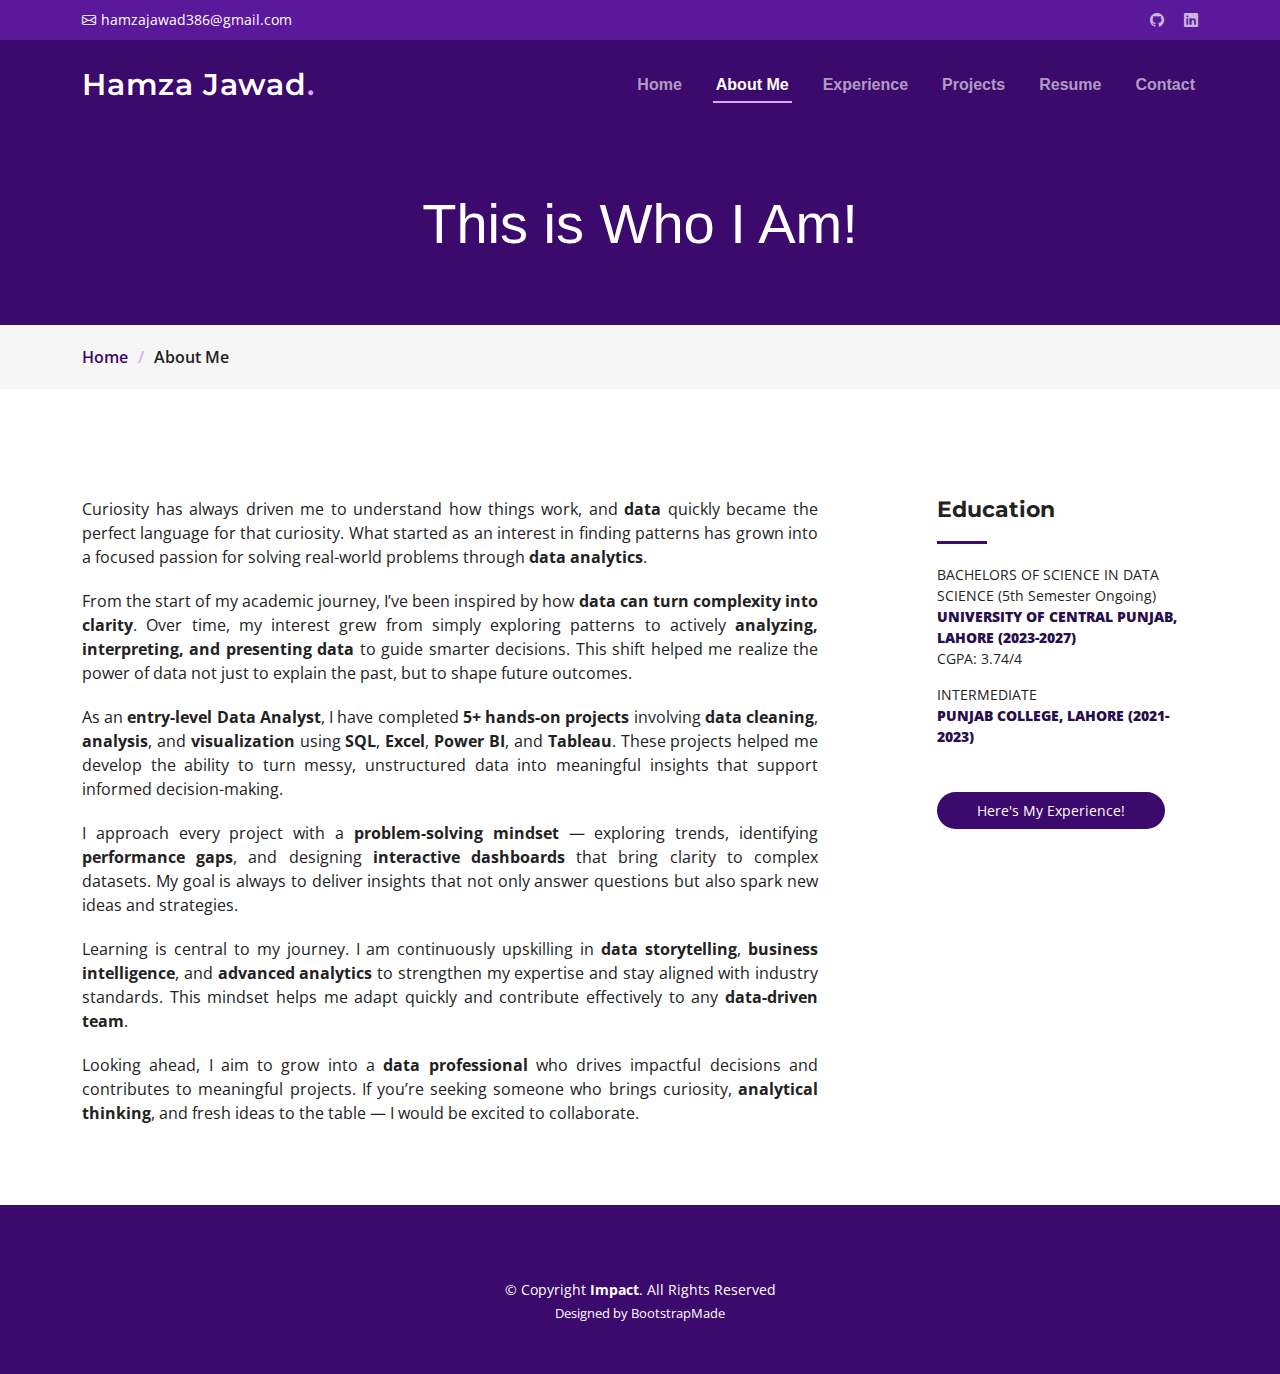
<file: aboutme.html>
<!DOCTYPE html>
<html lang="en">

<head>
    <meta charset="utf-8">
    <meta content="width=device-width, initial-scale=1.0" name="viewport">

    <title>Hamza Jawad - Data Analyst Portfolio</title>
    <meta content="" name="description">
    <meta content="" name="keywords">

    <!-- Favicons -->
    <link href="assets/img/favicon.png" rel="icon">
    <link href="assets/img/apple-touch-icon.png" rel="apple-touch-icon">
    <link rel="stylesheet" href="https://cdnjs.cloudflare.com/ajax/libs/font-awesome/5.15.4/css/all.min.css"
        integrity="sha512-iDtGwq/uZBWX6bxmZ0xmNAMHd6HQsOQ6BcT0mZvKvp9Mnhx/Of3+sf4egFyN4FNNUxX9dDiG5w3XQ7JftZnjGw=="
        crossorigin="anonymous" referrerpolicy="no-referrer" />


    <!-- Google Fonts -->
    <link rel="preconnect" href="https://fonts.googleapis.com">
    <link rel="preconnect" href="https://fonts.gstatic.com" crossorigin>
    <link
        href="https://fonts.googleapis.com/css2?family=Open+Sans:ital,wght@0,300;0,400;0,500;0,600;0,700;1,300;1,400;1,600;1,700&family=Montserrat:ital,wght@0,300;0,400;0,500;0,600;0,700;1,300;1,400;1,500;1,600;1,700&family=Raleway:ital,wght@0,300;0,400;0,500;0,600;0,700;1,300;1,400;1,500;1,600;1,700&display=swap"
        rel="stylesheet">
    <link href="https://fonts.googleapis.com/icon?family=Material+Icons" rel="stylesheet">

    <!-- Vendor CSS Files -->
    <link href="assets/vendor/bootstrap/css/bootstrap.min.css" rel="stylesheet">
    <link href="assets/vendor/bootstrap-icons/bootstrap-icons.css" rel="stylesheet">
    <link href="assets/vendor/aos/aos.css" rel="stylesheet">
    <link href="assets/vendor/glightbox/css/glightbox.min.css" rel="stylesheet">
    <link href="assets/vendor/swiper/swiper-bundle.min.css" rel="stylesheet">

    <!-- Template Main CSS File -->
    <link href="assets/css/main.css" rel="stylesheet">

    <!-- =======================================================
  * Template Name: Impact
  * Template URL: https://bootstrapmade.com/impact-bootstrap-business-website-template/
  * Updated: Apr 4 2024 with Bootstrap v5.3.3
  * Author: BootstrapMade.com
  * License: https://bootstrapmade.com/license/
  ======================================================== -->
</head>

<body>

    <!-- ======= Header ======= -->
    <section id="topbar" class="topbar d-flex align-items-center">
        <div class="container d-flex justify-content-center justify-content-md-between">
            <div class="contact-info d-flex align-items-center">
                <i class="bi bi-envelope d-flex align-items-center"><a
                        href="mailto:hamzajawad386@gmail.com">hamzajawad386@gmail.com</a></i>

            </div>
            <div class="social-links d-none d-md-flex align-items-center">
                <a href="https://github.com/hamzajawad123" class="github" target="_blank" rel="noopener noreferrer">
                    <i class="bi bi-github"></i>
                </a>
                <a href="https://www.linkedin.com/in/hamzajawad" class="linkedin" target="_blank" rel="noopener noreferrer">
                    <i class="bi bi-linkedin"></i>
                </a>
            </div>
        </div>
    </section><!-- End Top Bar -->

    <header id="header" class="header d-flex align-items-center">

        <div class="container-fluid container-xl d-flex align-items-center justify-content-between">
            <a href="index.html" class="logo d-flex align-items-center">
                <!-- Uncomment the line below if you also wish to use an image logo -->
                <!--<img src="assets/img/logo.png" alt="">-->
                <h1>Hamza Jawad<span>.</span></h1>
            </a>
            <nav id="navbar" class="navbar">
                <ul>
                    <li><a href="index.html#hero">Home</a></li>
                    <li><a href="aboutme.html" class="active">About Me</a></li>
                    <li><a href="experience.html">Experience</a></li>
                    <li><a href="index.html#portfolio">Projects</a></li>
                    <li><a href="resume.html">Resume</a></li>
                    <li><a href="index.html#contact">Contact</a></li>
                </ul>
            </nav>


            <i class="mobile-nav-toggle mobile-nav-show bi bi-list"></i>
            <i class="mobile-nav-toggle mobile-nav-hide d-none bi bi-x"></i>

        </div>
    </header><!-- End Header -->
    <!-- End Header -->


    <main id="main">

        <!-- ======= Breadcrumbs ======= -->
        <div class="breadcrumbs">
            <div class="page-header d-flex align-items-center" style="background-image: url('');">
                <div class="container position-relative">
                    <div class="row d-flex justify-content-center">
                        <div class="col-lg-6 text-center">
                            <h2>This is Who I Am!</h2>
                        </div>
                    </div>
                </div>
            </div>
            <nav>
                <div class="container">
                    <ol>
                        <li><a href="index.html#about">Home</a></li>
                        <li>About Me</li>
                    </ol>
                </div>
            </nav>
        </div><!-- End Breadcrumbs -->

        <!-- ======= Portfolio Details Section ======= -->
        <section id="portfolio-details" class="portfolio-details">
            <div class="container" data-aos="fade-up">

                <div class="row justify-content-between gy-4 mt-4">

<div class="col-lg-8">
    <div class="portfolio-description" style="text-align: justify;">

        <p>Curiosity has always driven me to understand how things work, and <b>data</b> quickly became the perfect
            language for that curiosity. What started as an interest in finding patterns has grown into a focused
            passion for solving real-world problems through <b>data analytics</b>.</p>

        <p>From the start of my academic journey, I’ve been inspired by how <b>data can turn complexity into
                clarity</b>.
            Over time, my interest grew from simply exploring patterns to actively <b>analyzing, interpreting, and
                presenting data</b>
            to guide smarter decisions. This shift helped me realize the power of data not just to explain the past,
            but to shape future outcomes.</p>

        <p>As an <b>entry-level Data Analyst</b>, I have completed <b>5+ hands-on projects</b> involving <b>data
                cleaning</b>, <b>analysis</b>, and <b>visualization</b> using <b>SQL</b>, <b>Excel</b>, <b>Power BI</b>,
            and <b>Tableau</b>. These projects helped me develop the ability to turn messy, unstructured data into
            meaningful insights that support informed decision-making.</p>

        <p>I approach every project with a <b>problem-solving mindset</b> — exploring trends, identifying <b>performance
                gaps</b>, and designing <b>interactive dashboards</b> that bring clarity to complex datasets. My goal is
            always to deliver insights that not only answer questions but also spark new ideas and strategies.</p>

        <p>Learning is central to my journey. I am continuously upskilling in <b>data storytelling</b>, <b>business
                intelligence</b>, and <b>advanced analytics</b> to strengthen my expertise and stay aligned with
            industry standards. This mindset helps me adapt quickly and contribute effectively to any <b>data-driven
                team</b>.</p>

        <p>Looking ahead, I aim to grow into a <b>data professional</b> who drives impactful decisions and contributes
            to meaningful projects. If you’re seeking someone who brings curiosity, <b>analytical thinking</b>, and
            fresh ideas to the table — I would be excited to collaborate.</p>

    </div>
</div>




                    <div class="col-lg-3">
                        <div class="portfolio-info">
                            <h3>Education</h3>
                            <ul>

                                <li>BACHELORS OF SCIENCE IN DATA SCIENCE (5th Semester Ongoing) <span><strong>University of Central Punjab, LAHORE
                                             (2023-2027)</strong></span> <span>CGPA: 3.74/4</span>
                                </li>

                                <li>INTERMEDIATE
                                <span><strong>PUNJAB COLLEGE, LAHORE (2021-2023)</strong></span></li>

                                <li></li>
                                <li></li>
                                <li><a href="experience.html" class="btn-visit align-self-start">Here's My
                                        Experience!</a></li>
                            </ul>
                        </div>
                    </div>

                </div>




            </div>
        </section><!-- End Portfolio Details Section -->

    </main><!-- End #main -->

    <!-- ======= Footer ======= -->
    <footer id="footer" class="footer">


        <div class="container mt-4">
            <div class="copyright">
                &copy; Copyright <strong><span>Impact</span></strong>. All Rights Reserved
            </div>
            <div class="credits">
                <!-- All the links in the footer should remain intact. -->
                <!-- You can delete the links only if you purchased the pro version. -->
                <!-- Licensing information: https://bootstrapmade.com/license/ -->
                <!-- Purchase the pro version with working PHP/AJAX contact form: https://bootstrapmade.com/impact-bootstrap-business-website-template/ -->
                Designed by <a href="https://bootstrapmade.com/">BootstrapMade</a>
            </div>
        </div>

    </footer><!-- End Footer -->

    <a href="#" class="scroll-top d-flex align-items-center justify-content-center"><i
            class="bi bi-arrow-up-short"></i></a>

    <div id="preloader"></div>

    <!-- Vendor JS Files -->
    <script src="assets/vendor/bootstrap/js/bootstrap.bundle.min.js"></script>
    <script src="assets/vendor/aos/aos.js"></script>
    <script src="assets/vendor/glightbox/js/glightbox.min.js"></script>
    <script src="assets/vendor/purecounter/purecounter_vanilla.js"></script>
    <script src="assets/vendor/swiper/swiper-bundle.min.js"></script>
    <script src="assets/vendor/isotope-layout/isotope.pkgd.min.js"></script>
    <script src="assets/vendor/php-email-form/validate.js"></script>

    <!-- Template Main JS File -->
    <script src="assets/js/main.js"></script>

</body>

</html>
</file>
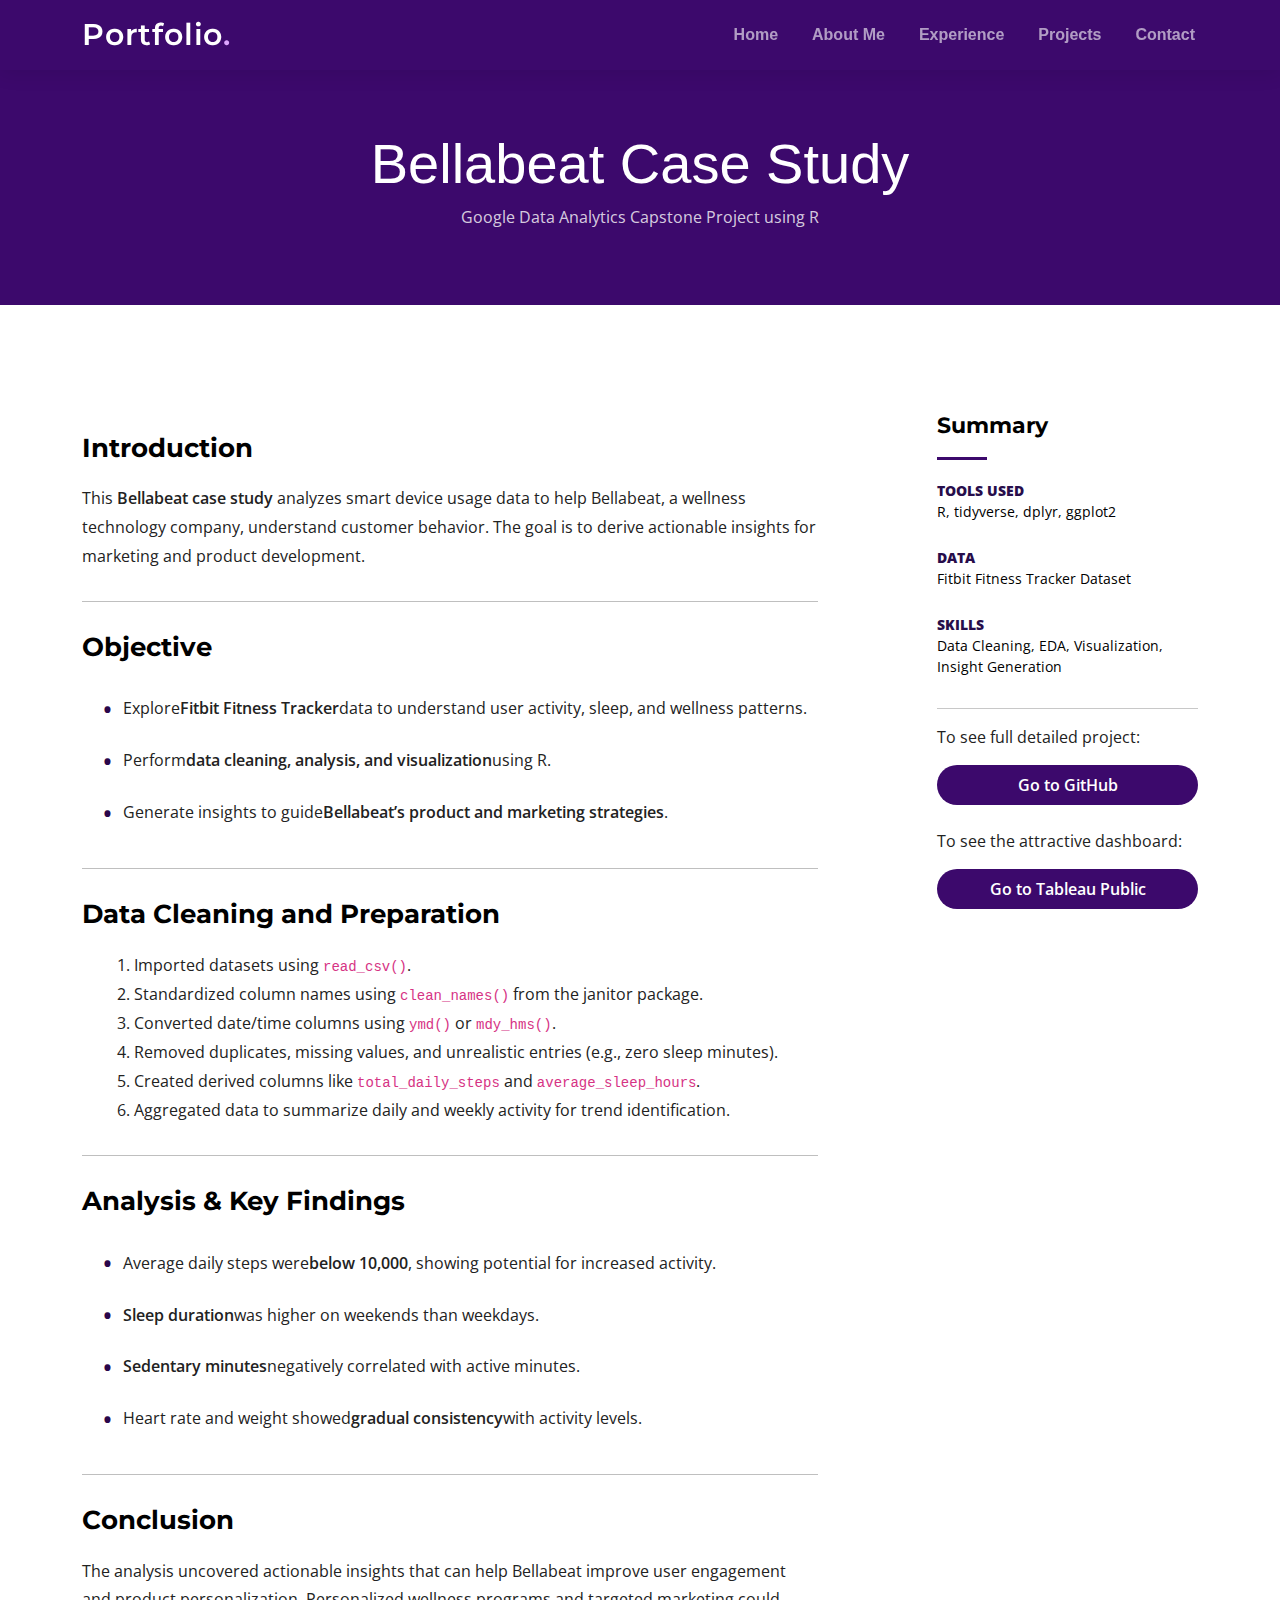
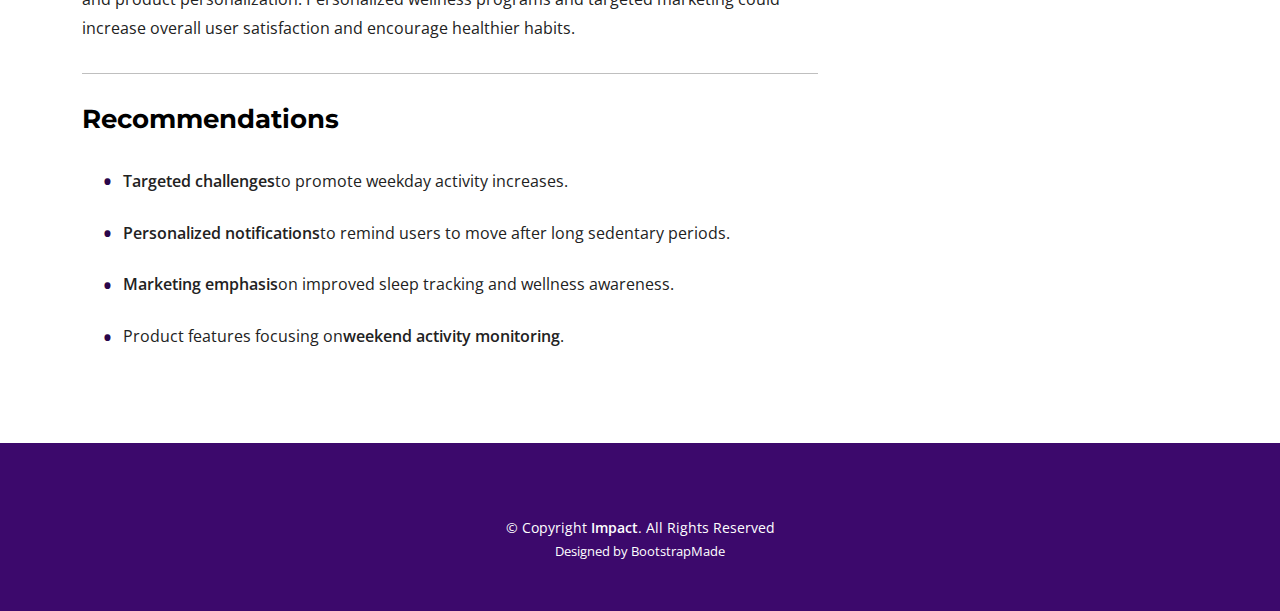
<file: bellabeat_case_study.html>
<!DOCTYPE html>
<html lang="en">

<head>
    <meta charset="utf-8">
    <meta content="width=device-width, initial-scale=1.0" name="viewport">
    <title>Bellabeat Case Study | Google Data Analytics Capstone</title>

    <link href="assets/img/favicon.png" rel="icon">
    <link href="assets/img/apple-touch-icon.png" rel="apple-touch-icon">

    <link
        href="https://fonts.googleapis.com/css2?family=Open+Sans:wght@400;600&family=Montserrat:wght@500;700&display=swap"
        rel="stylesheet">

    <link href="assets/vendor/bootstrap/css/bootstrap.min.css" rel="stylesheet">
    <link href="assets/vendor/bootstrap-icons/bootstrap-icons.css" rel="stylesheet">
    <link href="assets/vendor/aos/aos.css" rel="stylesheet">
    <link href="assets/vendor/glightbox/css/glightbox.min.css" rel="stylesheet">
    <link href="assets/vendor/swiper/swiper-bundle.min.css" rel="stylesheet">

    <link href="assets/css/main.css" rel="stylesheet">

    <style>
        .portfolio-description {
            line-height: 1.8;
            font-size: 16px;
        }

        .portfolio-description h2 {
            font-weight: 700;
            margin-top: 30px;
            color: #000000;
        }

        .portfolio-description ul,
        .portfolio-description ol {
            margin-left: 20px;
            margin-bottom: 20px;
        }

        .portfolio-description p {
            margin-bottom: 20px;
        }

        .separator {
            border: 0;
            height: 1px;
            background: #000000;
            margin: 30px 0;
        }

        .btn-visit {
            display: block;
            background: #4154f1;
            color: #fff;
            text-align: center;
            border-radius: 5px;
            padding: 10px 0;
            font-weight: 600;
            transition: 0.3s;
        }

        .btn-visit:hover {
            background: #2a34c5;
        }

        .portfolio-info h3 {
            font-weight: 700;
            color: #000000;
            margin-bottom: 20px;
        }

        .portfolio-info ul {
            padding-left: 0;
            list-style: none;
            color: #000000;
        }

        .portfolio-info li {
            margin-bottom: 10px;
        }

        strong {
            font-weight: 600;
        }
    </style>
</head>

<body>

    <header id="header" class="header d-flex align-items-center">
        <div class="container-fluid container-xl d-flex align-items-center justify-content-between">
            <a href="index.html" class="logo d-flex align-items-center">
                <h1>Portfolio<span>.</span></h1>
            </a>
            <nav id="navbar" class="navbar">
                <ul>
                    <li><a href="index.html#hero">Home</a></li>
                    <li><a href="aboutme.html">About Me</a></li>
                    <li><a href="experience.html">Experience</a></li>
                    <li><a href="index.html#portfolio">Projects</a></li>
                    <li><a href="index.html#contact">Contact</a></li>
                </ul>
            </nav>
            <i class="mobile-nav-toggle mobile-nav-show bi bi-list"></i>
            <i class="mobile-nav-toggle mobile-nav-hide d-none bi bi-x"></i>
        </div>
    </header>

    <main id="main">

        <div class="breadcrumbs">
            <div class="page-header d-flex align-items-center" style="background-image: url('');">
                <div class="container text-center position-relative">
                    <h2>Bellabeat Case Study</h2>
                    <p>Google Data Analytics Capstone Project using R</p>
                </div>
            </div>
        </div>

        <section id="portfolio-details" class="portfolio-details">
            <div class="container" data-aos="fade-up">

                <div class="row justify-content-between gy-4 mt-4">

                    <div class="col-lg-8">
                        <div class="portfolio-description">

                            <h2>Introduction</h2>
                            <p>
                                This <strong>Bellabeat case study</strong> analyzes smart device usage data to help
                                Bellabeat, a wellness technology company, understand customer behavior.
                                The goal is to derive actionable insights for marketing and product development.
                            </p>

                            <hr class="separator">

                            <h2>Objective</h2>
                            <ul>
                                <li>Explore <strong>Fitbit Fitness Tracker</strong> data to understand user activity,
                                    sleep, and wellness patterns.</li>
                                <li>Perform <strong>data cleaning, analysis, and visualization</strong> using R.</li>
                                <li>Generate insights to guide <strong>Bellabeat’s product and marketing
                                        strategies</strong>.</li>
                            </ul>

                            <hr class="separator">

                            <h2>Data Cleaning and Preparation</h2>
                            <ol>
                                <li>Imported datasets using <code>read_csv()</code>.</li>
                                <li>Standardized column names using <code>clean_names()</code> from the janitor package.
                                </li>
                                <li>Converted date/time columns using <code>ymd()</code> or <code>mdy_hms()</code>.</li>
                                <li>Removed duplicates, missing values, and unrealistic entries (e.g., zero sleep
                                    minutes).</li>
                                <li>Created derived columns like <code>total_daily_steps</code> and
                                    <code>average_sleep_hours</code>.
                                </li>
                                <li>Aggregated data to summarize daily and weekly activity for trend identification.
                                </li>
                            </ol>

                            <hr class="separator">

                            <h2>Analysis & Key Findings</h2>
                            <ul>
                                <li>Average daily steps were <strong>below 10,000</strong>, showing potential for
                                    increased activity.</li>
                                <li><strong>Sleep duration</strong> was higher on weekends than weekdays.</li>
                                <li><strong>Sedentary minutes</strong> negatively correlated with active minutes.</li>
                                <li>Heart rate and weight showed <strong>gradual consistency</strong> with activity
                                    levels.</li>
                            </ul>

                            <hr class="separator">
                          

                            <h2>Conclusion</h2>
                            <p>
                                The analysis uncovered actionable insights that can help Bellabeat improve user
                                engagement
                                and product personalization.
                                Personalized wellness programs and targeted marketing could increase overall user
                                satisfaction
                                and encourage healthier habits.
                            </p>

                            <hr class="separator">

                            <h2>Recommendations</h2>
                            <ul>
                                <li><strong>Targeted challenges</strong> to promote weekday activity increases.</li>
                                <li><strong>Personalized notifications</strong> to remind users to move after long
                                    sedentary periods.</li>
                                <li><strong>Marketing emphasis</strong> on improved sleep tracking and wellness
                                    awareness.</li>
                                <li>Product features focusing on <strong>weekend activity monitoring</strong>.</li>
                            </ul>


                        </div>
                    </div>

                    <div class="col-lg-3">
                        <div class="portfolio-info">
                            <h3>Summary</h3>
                            <ul>
                                <li><strong>Tools Used</strong> R, tidyverse, dplyr, ggplot2</li>
                                <li><strong>Data</strong> Fitbit Fitness Tracker Dataset</li>
                                <li><strong>Skills</strong> Data Cleaning, EDA, Visualization, Insight Generation</li>
                            </ul>

                            <hr>
                            <p>To see full detailed project:</p>
                            <a href="https://github.com/hamzajawad123/bellabeat_wellness_analysis" class="btn-visit"
                                target="_blank">
                                Go to GitHub
                            </a>
                            <br>
                            <p>To see the attractive dashboard:</p>
                            <a href="https://public.tableau.com/app/profile/hamza.jawad2518/viz/bellabeat_dashboard_17608907680500/Dashboard1"
                                class="btn-visit" target="_blank">
                                Go to Tableau Public
                            </a>
                        </div>
                    </div>

                </div>
            </div>
        </section>
    </main>

    <footer id="footer" class="footer">
        <div class="container mt-4">
            <div class="copyright">
                &copy; Copyright <strong><span>Impact</span></strong>. All Rights Reserved
            </div>
            <div class="credits">
                Designed by <a href="https://bootstrapmade.com/">BootstrapMade</a>
            </div>
        </div>
    </footer>

    <a href="#" class="scroll-top d-flex align-items-center justify-content-center">
        <i class="bi bi-arrow-up-short"></i></a>
    <div id="preloader"></div>

    <script src="assets/vendor/bootstrap/js/bootstrap.bundle.min.js"></script>
    <script src="assets/vendor/aos/aos.js"></script>
    <script src="assets/vendor/glightbox/js/glightbox.min.js"></script>
    <script src="assets/vendor/swiper/swiper-bundle.min.js"></script>
    <script src="assets/js/main.js"></script>

    <script>
        AOS.init();
    </script>

</body>

</html>
</file>
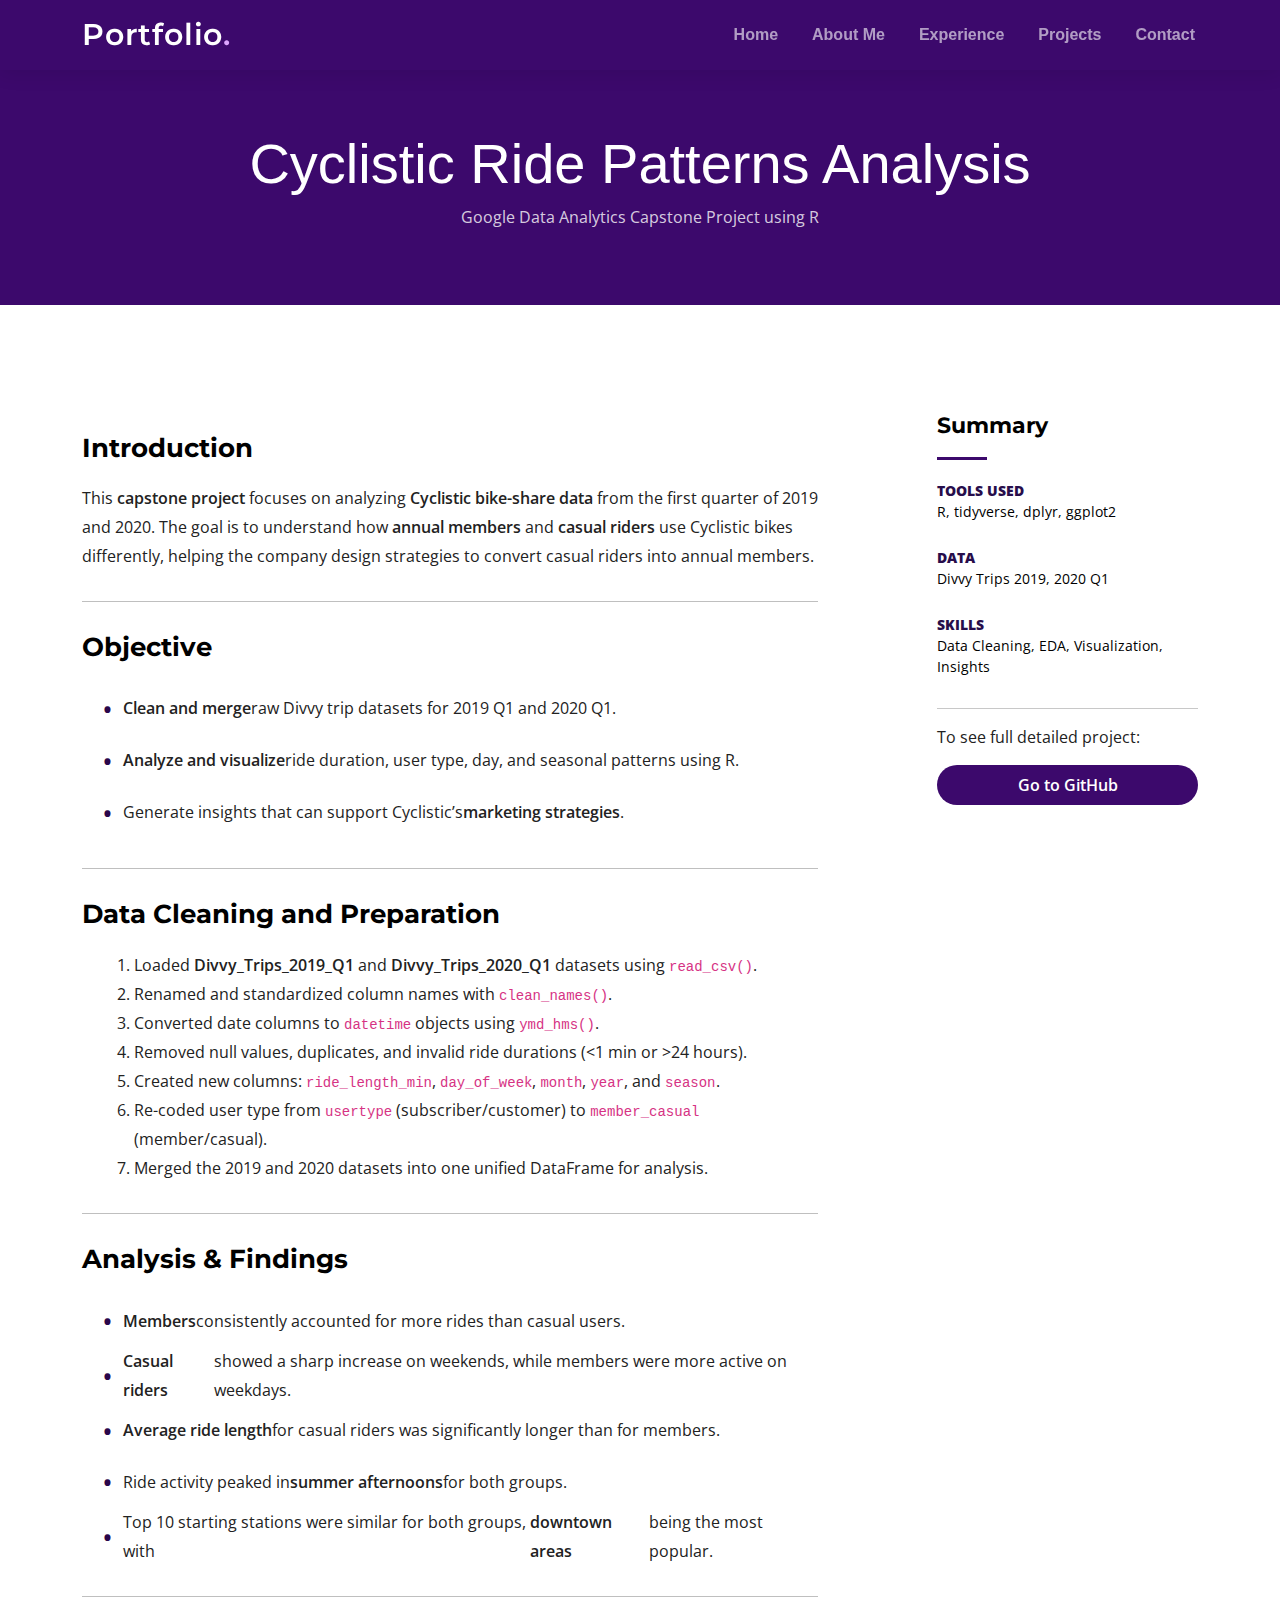
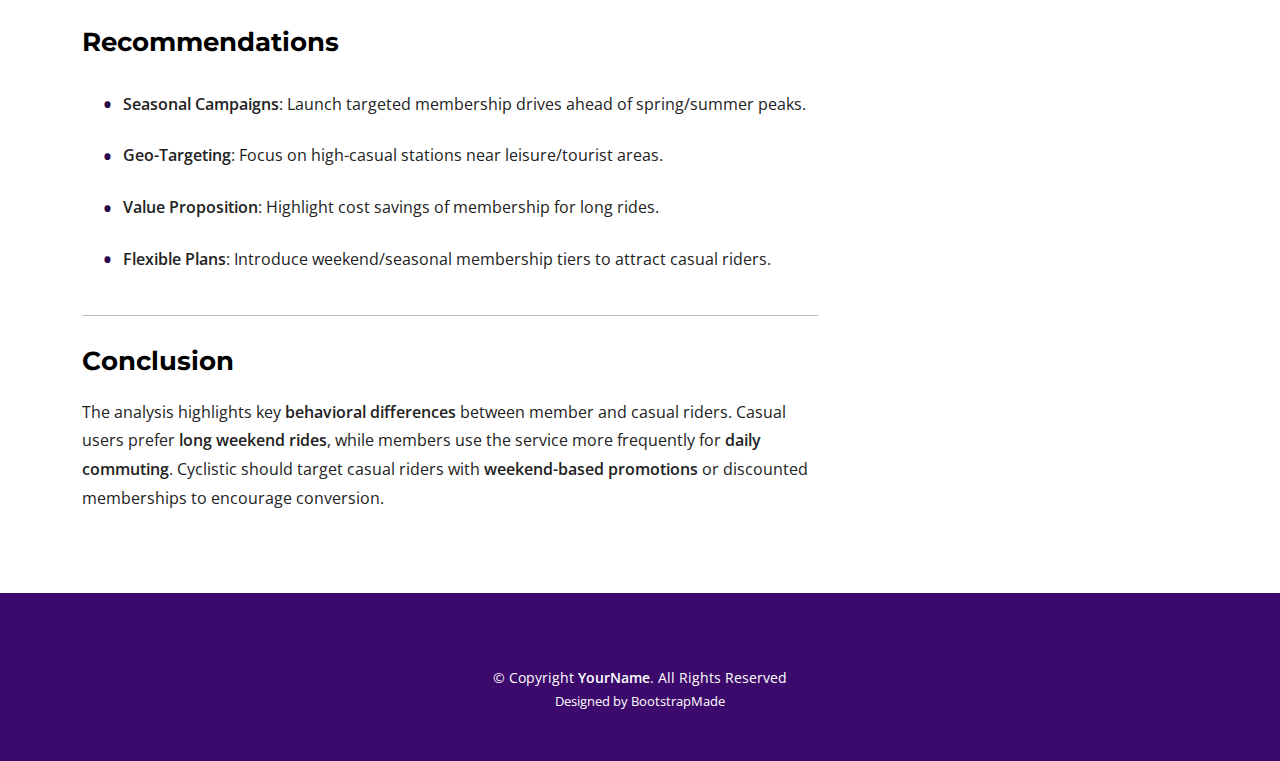
<file: cyclistic_case_study.html>
<!DOCTYPE html>
<html lang="en">

<head>
    <meta charset="utf-8">
    <meta content="width=device-width, initial-scale=1.0" name="viewport">
    <title>Cyclistic Ride Patterns Analysis | Google Data Analytics Capstone</title>

    <link href="assets/img/favicon.png" rel="icon">
    <link href="assets/img/apple-touch-icon.png" rel="apple-touch-icon">

    <link
        href="https://fonts.googleapis.com/css2?family=Open+Sans:wght@400;600&family=Montserrat:wght@500;700&display=swap"
        rel="stylesheet">

    <link href="assets/vendor/bootstrap/css/bootstrap.min.css" rel="stylesheet">
    <link href="assets/vendor/bootstrap-icons/bootstrap-icons.css" rel="stylesheet">
    <link href="assets/vendor/aos/aos.css" rel="stylesheet">
    <link href="assets/vendor/glightbox/css/glightbox.min.css" rel="stylesheet">
    <link href="assets/vendor/swiper/swiper-bundle.min.css" rel="stylesheet">

    <link href="assets/css/main.css" rel="stylesheet">

    <style>
        .portfolio-description {
            line-height: 1.8;
            font-size: 16px;
        }

        .portfolio-description h2 {
            font-weight: 700;
            margin-top: 30px;
            color: #000000;
        }

        .portfolio-description ul,
        .portfolio-description ol {
            margin-left: 20px;
            margin-bottom: 20px;
        }

        .portfolio-description p {
            margin-bottom: 20px;
        }

        .separator {
            border: 0;
            height: 1px;
            background: #000000;
            /* Dark separator line */
            margin: 30px 0;
        }

        .btn-visit {
            display: block;
            background: #4154f1;
            color: #fff;
            text-align: center;
            border-radius: 5px;
            padding: 10px 0;
            font-weight: 600;
            transition: 0.3s;
        }

        .btn-visit:hover {
            background: #2a34c5;
        }

        .portfolio-info h3 {
            font-weight: 700;
            color: #000000;
            margin-bottom: 20px;
        }

        .portfolio-info ul {
            padding-left: 0;
            list-style: none;
            color: #000000;
            /* Ensure list items are black */
        }

        .portfolio-info li {
            margin-bottom: 10px;
        }

        strong {
            font-weight: 600;
        }
    </style>
</head>

<body>

    <header id="header" class="header d-flex align-items-center">
        <div class="container-fluid container-xl d-flex align-items-center justify-content-between">
            <a href="index.html" class="logo d-flex align-items-center">
                <h1>Portfolio<span>.</span></h1>
            </a>
            <nav id="navbar" class="navbar">
                <ul>
                    <li><a href="index.html#hero">Home</a></li>
                    <li><a href="aboutme.html">About Me</a></li>
                    <li><a href="experience.html">Experience</a></li>
                    <li><a href="index.html#portfolio">Projects</a></li>
                    <li><a href="index.html#contact">Contact</a></li>
                </ul>
            </nav>
            <i class="mobile-nav-toggle mobile-nav-show bi bi-list"></i>
            <i class="mobile-nav-toggle mobile-nav-hide d-none bi bi-x"></i>
        </div>
    </header>
    <main id="main">

        <div class="breadcrumbs">
            <div class="page-header d-flex align-items-center" style="background-image: url('');">
                <div class="container text-center position-relative">
                    <h2>Cyclistic Ride Patterns Analysis</h2>
                    <p>Google Data Analytics Capstone Project using R</p>
                </div>
            </div>
        </div>
        <section id="portfolio-details" class="portfolio-details">
            <div class="container" data-aos="fade-up">

                <div class="row justify-content-between gy-4 mt-4">

                    <div class="col-lg-8">
                        <div class="portfolio-description">

                            <h2>Introduction</h2>
                            <p>
                                This <strong>capstone project</strong> focuses on analyzing <strong>Cyclistic bike-share
                                    data</strong> from the first
                                quarter of 2019 and 2020. The goal is to understand how <strong>annual members</strong>
                                and <strong>casual riders</strong>
                                use Cyclistic bikes differently, helping the company design strategies to convert casual
                                riders into annual members.
                            </p>

                            <hr class="separator">

                            <h2>Objective</h2>
                            <ul>
                                <li><strong>Clean and merge</strong> raw Divvy trip datasets for 2019 Q1 and 2020 Q1.
                                </li>
                                <li><strong>Analyze and visualize</strong> ride duration, user type, day, and seasonal
                                    patterns using R.</li>
                                <li>Generate insights that can support Cyclistic’s <strong>marketing
                                        strategies</strong>.</li>
                            </ul>

                            <hr class="separator">

                            <h2>Data Cleaning and Preparation</h2>
                            <ol>
                                <li>Loaded <strong>Divvy_Trips_2019_Q1</strong> and <strong>Divvy_Trips_2020_Q1</strong>
                                    datasets using <code>read_csv()</code>.</li>
                                <li>Renamed and standardized column names with <code>clean_names()</code>.</li>
                                <li>Converted date columns to <code>datetime</code> objects using
                                    <code>ymd_hms()</code>.</li>
                                <li>Removed null values, duplicates, and invalid ride durations (&lt;1 min or &gt;24
                                    hours).</li>
                                <li>Created new columns: <code>ride_length_min</code>, <code>day_of_week</code>,
                                    <code>month</code>, <code>year</code>, and <code>season</code>.</li>
                                <li>Re-coded user type from <code>usertype</code> (subscriber/customer) to
                                    <code>member_casual</code> (member/casual).</li>
                                <li>Merged the 2019 and 2020 datasets into one unified DataFrame for analysis.</li>
                            </ol>

                            <hr class="separator">
                            
                            <h2>Analysis & Findings</h2>
                            <ul>
                                <li><strong>Members</strong> consistently accounted for more rides than casual users.</li>
                                <li><strong>Casual riders</strong> showed a sharp increase on weekends, while members were more active on weekdays.
                                </li>
                                <li><strong>Average ride length</strong> for casual riders was significantly longer than for members.</li>
                                <li>Ride activity peaked in <strong>summer afternoons</strong> for both groups.</li>
                                <li>Top 10 starting stations were similar for both groups, with <strong>downtown areas</strong> being the most
                                    popular.</li>
                            </ul>
                            
                            <hr class="separator">

                        <h2>Recommendations</h2>
                        <ul>
                            <li><strong>Seasonal Campaigns</strong>: Launch targeted membership drives ahead of spring/summer peaks.</li>
                            <li><strong>Geo-Targeting</strong>: Focus on high-casual stations near leisure/tourist areas.</li>
                            <li><strong>Value Proposition</strong>: Highlight cost savings of membership for long rides.</li>
                            <li><strong>Flexible Plans</strong>: Introduce weekend/seasonal membership tiers to attract casual riders.</li>
                        </ul>

                            <hr class="separator">

                            <h2>Conclusion</h2>
                            <p>
                                The analysis highlights key <strong>behavioral differences</strong> between member and
                                casual riders.
                                Casual users prefer <strong>long weekend rides</strong>, while members use the service
                                more frequently for <strong>daily commuting</strong>.
                                Cyclistic should target casual riders with <strong>weekend-based promotions</strong> or
                                discounted memberships to encourage conversion.
                            </p>

                        </div>
                    </div>

<div class="col-lg-3">
    <div class="portfolio-info">
        <h3>Summary</h3>
        <ul>
            <li><strong>Tools Used</strong> R, tidyverse, dplyr, ggplot2</li>
            <li><strong>Data</strong> Divvy Trips 2019, 2020 Q1</li>
            <li><strong>Skills</strong> Data Cleaning, EDA, Visualization, Insights</li>
        </ul>

        <hr>
        <p>To see full detailed project:</p>
        <a href="https://github.com/hamzajawad123/cyclistic_bike_share_analysis" class="btn-visit" target="_blank">
            Go to GitHub
        </a>
    </div>
</div>

                </div>
            </div>
        </section>
    </main>

    <footer id="footer" class="footer">
        <div class="container mt-4">
            <div class="copyright">
                &copy; Copyright <strong><span>YourName</span></strong>. All Rights Reserved
            </div>
            <div class="credits">
                Designed by <a href="https://bootstrapmade.com/">BootstrapMade</a>
            </div>
        </div>
    </footer>

    <a href="#" class="scroll-top d-flex align-items-center justify-content-center"><i
            class="bi bi-arrow-up-short"></i></a>
    <div id="preloader"></div>

    <script src="assets/vendor/bootstrap/js/bootstrap.bundle.min.js"></script>
    <script src="assets/vendor/aos/aos.js"></script>
    <script src="assets/vendor/glightbox/js/glightbox.min.js"></script>
    <script src="assets/vendor/swiper/swiper-bundle.min.js"></script>
    <script src="assets/js/main.js"></script>

    <script>
        AOS.init();
    </script>

</body>

</html>
</file>
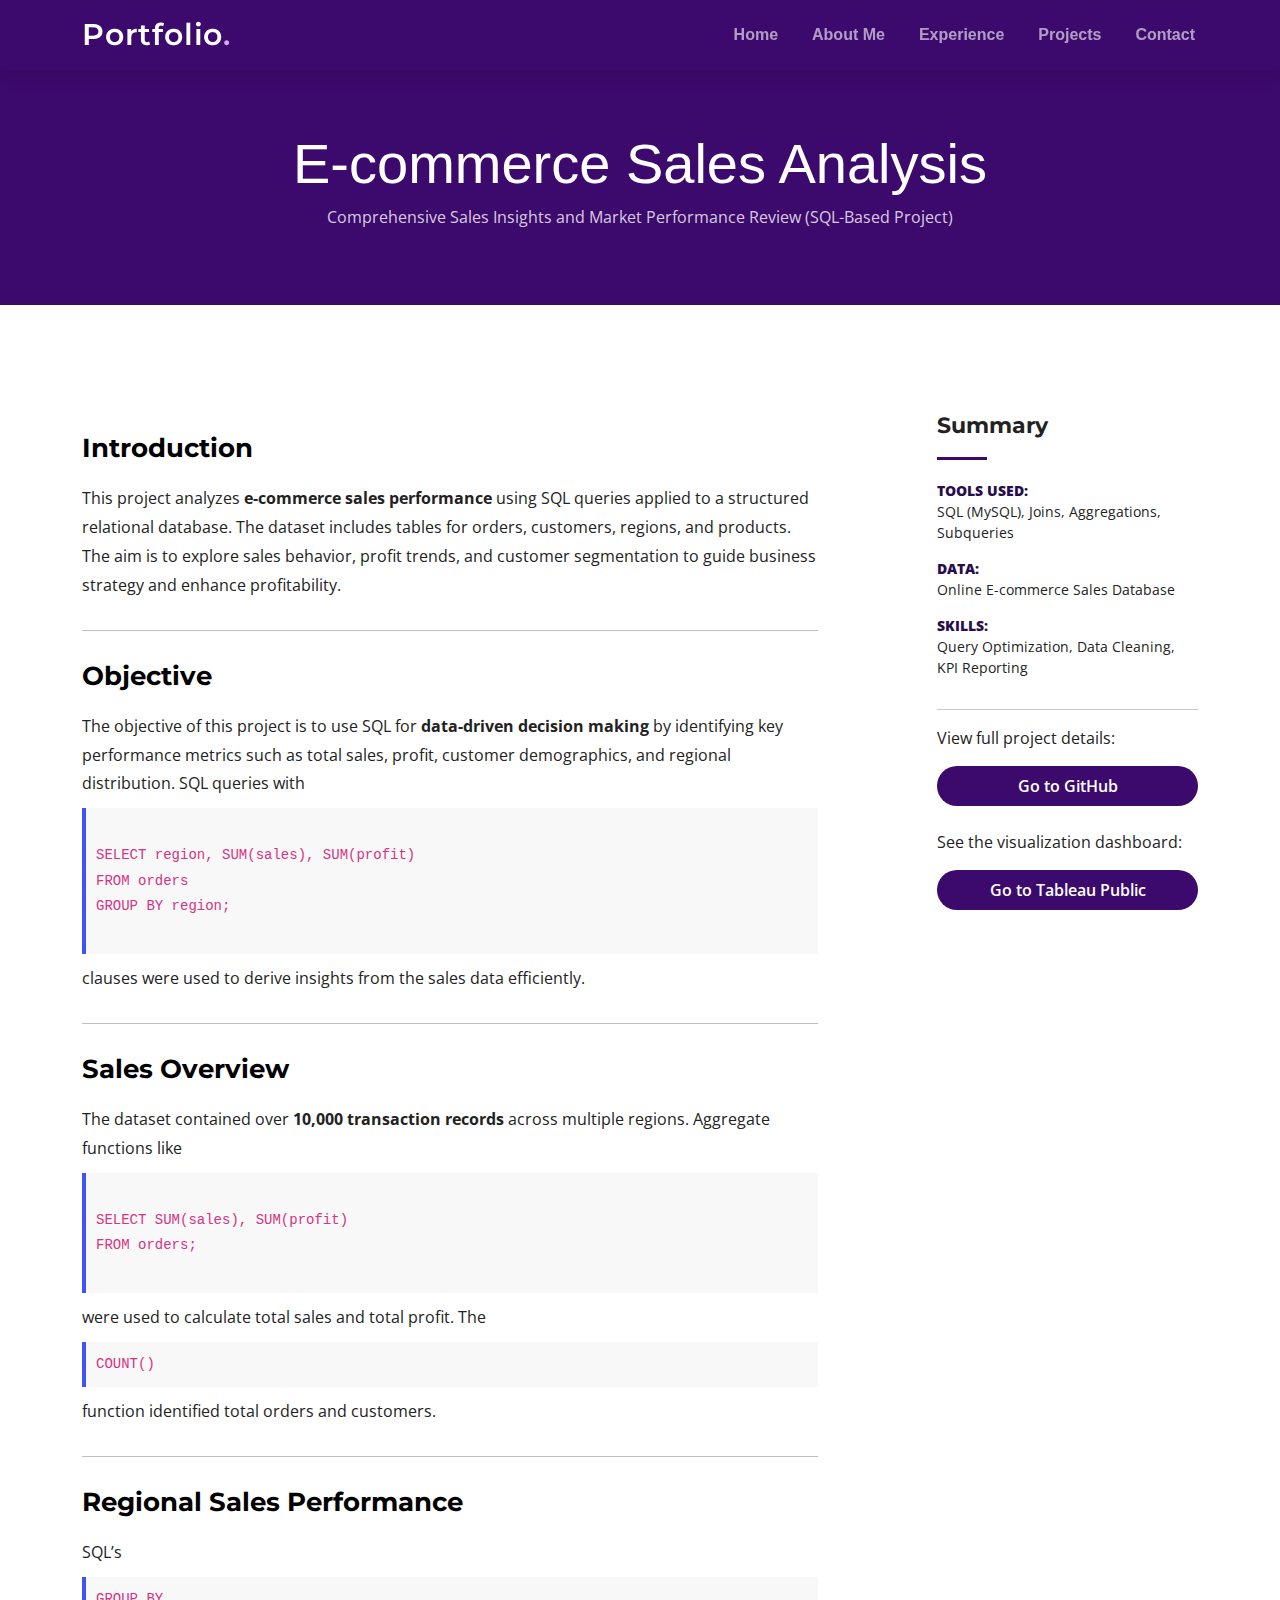
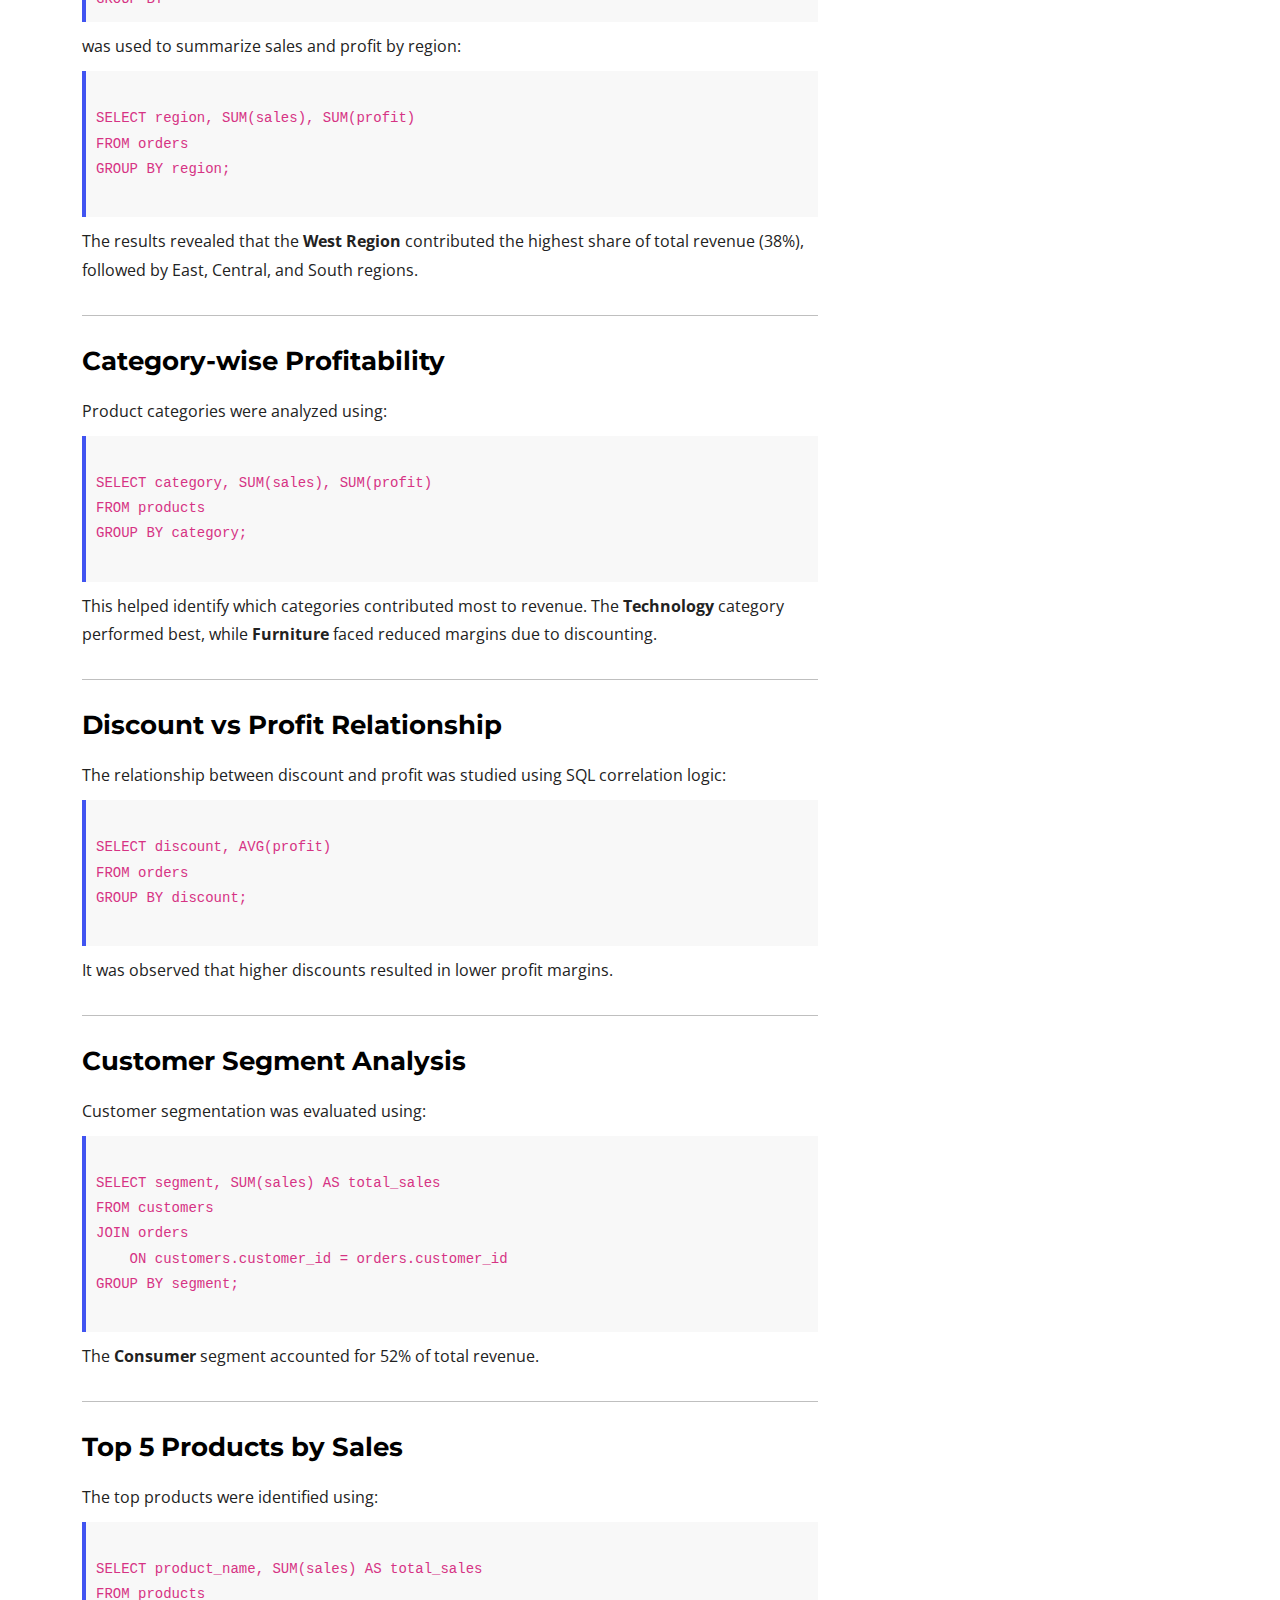
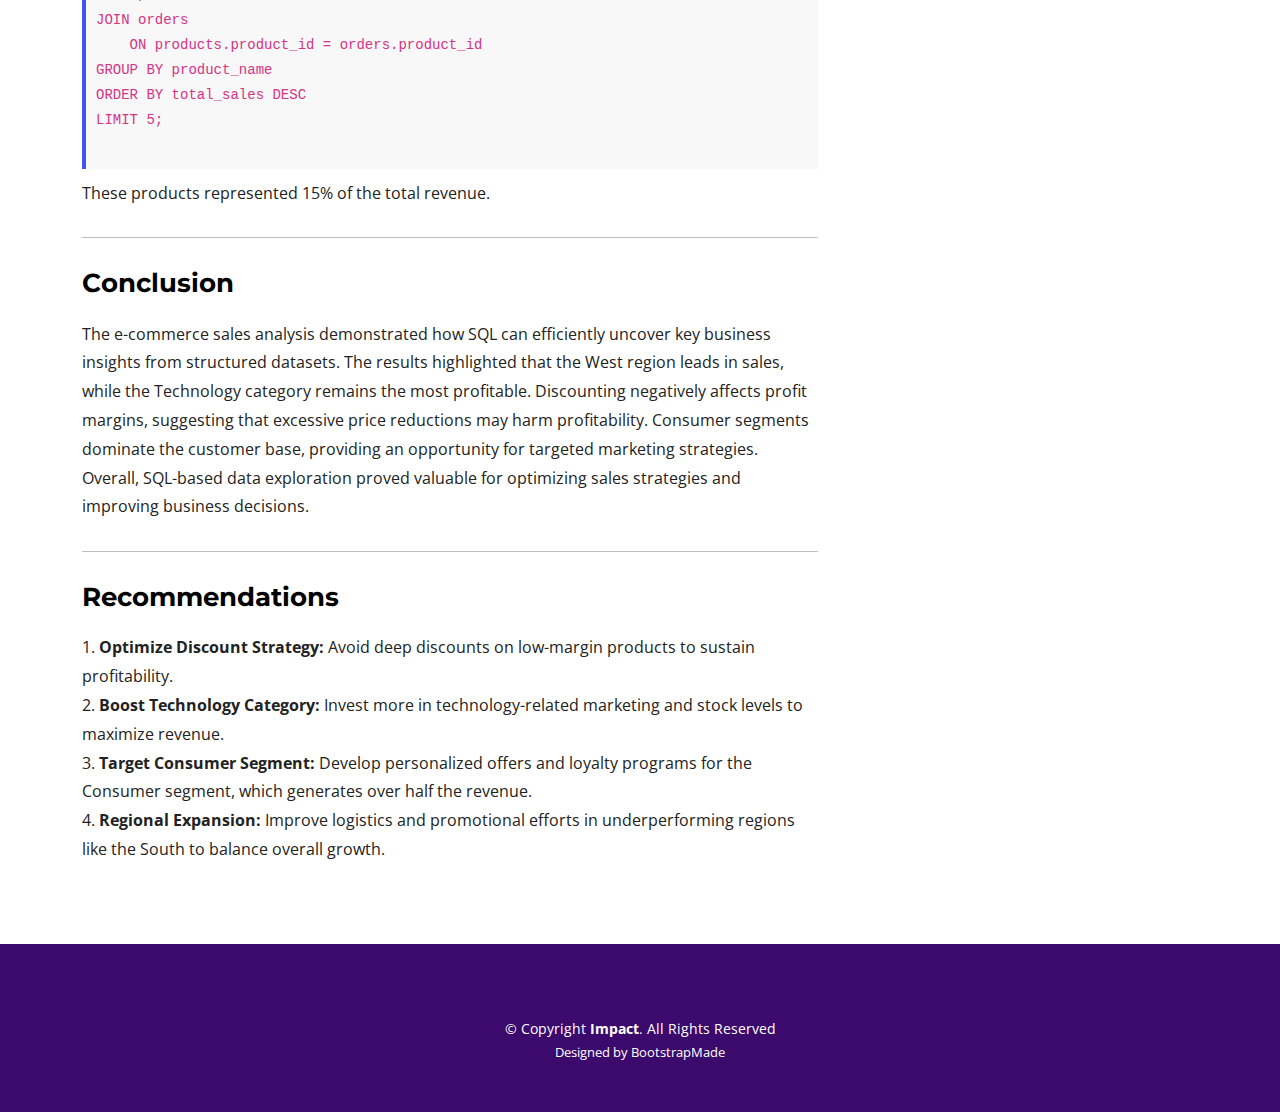
<file: e_commerce_sales_analysis.html>
<!DOCTYPE html>
<html lang="en">

<head>
    <meta charset="utf-8" />
    <meta content="width=device-width, initial-scale=1.0" name="viewport" />
    <title>E-commerce Sales Analysis | Personal Project</title>

    <link href="assets/img/favicon.png" rel="icon" />
    <link href="assets/img/apple-touch-icon.png" rel="apple-touch-icon" />

    <link
        href="https://fonts.googleapis.com/css2?family=Open+Sans:wght@400;600&family=Montserrat:wght@500;700&display=swap"
        rel="stylesheet" />

    <link href="assets/vendor/bootstrap/css/bootstrap.min.css" rel="stylesheet" />
    <link href="assets/vendor/bootstrap-icons/bootstrap-icons.css" rel="stylesheet" />
    <link href="assets/vendor/aos/aos.css" rel="stylesheet" />
    <link href="assets/vendor/glightbox/css/glightbox.min.css" rel="stylesheet" />
    <link href="assets/vendor/swiper/swiper-bundle.min.css" rel="stylesheet" />
    <link href="assets/css/main.css" rel="stylesheet" />

    <style>
        .portfolio-description {
            line-height: 1.8;
            font-size: 16px;
        }

        .portfolio-description h2 {
            font-weight: 700;
            margin-top: 30px;
            color: #000000;
        }

        .separator {
            border: 0;
            height: 1px;
            background: #000000;
            margin: 30px 0;
        }

        .btn-visit {
            display: block;
            background: #4154f1;
            color: #fff;
            text-align: center;
            border-radius: 5px;
            padding: 10px 0;
            font-weight: 600;
            transition: 0.3s;
            text-decoration: none;
        }

        .btn-visit:hover {
            background: #2a34c5;
        }

        code {
            display: block;
            background: #f8f8f8;
            border-left: 4px solid #4154f1;
            padding: 10px;
            margin: 10px 0;
            white-space: pre-wrap;
            font-size: 14px;
            font-family: Consolas, monospace;
        }
    </style>
</head>

<body>
    <header id="header" class="header d-flex align-items-center">
        <div class="container-fluid container-xl d-flex align-items-center justify-content-between">
            <a href="index.html" class="logo d-flex align-items-center">
                <h1>Portfolio<span>.</span></h1>
            </a>
            <nav id="navbar" class="navbar">
                <ul>
                    <li><a href="index.html#hero">Home</a></li>
                    <li><a href="aboutme.html">About Me</a></li>
                    <li><a href="experience.html">Experience</a></li>
                    <li><a href="index.html#portfolio">Projects</a></li>
                    <li><a href="index.html#contact">Contact</a></li>
                </ul>
            </nav>
        </div>
    </header>

    <main id="main">
        <div class="breadcrumbs">
            <div class="page-header d-flex align-items-center">
                <div class="container text-center position-relative">
                    <h2>E-commerce Sales Analysis</h2>
                    <p>Comprehensive Sales Insights and Market Performance Review (SQL-Based Project)</p>
                </div>
            </div>
        </div>

        <section id="portfolio-details" class="portfolio-details">
            <div class="container" data-aos="fade-up">
                <div class="row justify-content-between gy-4 mt-4">
                    <div class="col-lg-8">
                        <div class="portfolio-description">

                            <h2>Introduction</h2>
                            <p>
                                This project analyzes <strong>e-commerce sales performance</strong> using SQL queries
                                applied to a structured relational database. The dataset includes tables for orders,
                                customers, regions, and products. The aim is to explore sales behavior, profit trends,
                                and customer segmentation to guide business strategy and enhance profitability.
                            </p>

                            <hr class="separator" />

                            <h2>Objective</h2>
                            <p>
                                The objective of this project is to use SQL for <strong>data-driven decision
                                    making</strong> by identifying key performance metrics such as total sales, profit,
                                customer demographics, and regional distribution. SQL queries with
                                <code>
SELECT region, SUM(sales), SUM(profit)
FROM orders
GROUP BY region;
                                </code>
                                clauses were used to derive insights from the sales data efficiently.
                            </p>

                            <hr class="separator" />

                            <h2>Sales Overview</h2>
                            <p>
                                The dataset contained over <strong>10,000 transaction records</strong> across multiple
                                regions. Aggregate functions like
                                <code>
SELECT SUM(sales), SUM(profit)
FROM orders;
                                </code>
                                were used to calculate total sales and total profit. The <code>COUNT()</code> function
                                identified total orders and customers.
                            </p>

                            <hr class="separator" />

                            <h2>Regional Sales Performance</h2>
                            <p>
                                SQL’s <code>GROUP BY</code> was used to summarize sales and profit by region:
                                <code>
SELECT region, SUM(sales), SUM(profit)
FROM orders
GROUP BY region;
                                </code>
                                The results revealed that the <strong>West Region</strong> contributed the highest
                                share of total revenue (38%), followed by East, Central, and South regions.
                            </p>

                            <hr class="separator" />

                            <h2>Category-wise Profitability</h2>
                            <p>
                                Product categories were analyzed using:
                                <code>
SELECT category, SUM(sales), SUM(profit)
FROM products
GROUP BY category;
                                </code>
                                This helped identify which categories contributed most to revenue. The
                                <strong>Technology</strong> category performed best, while
                                <strong>Furniture</strong> faced reduced margins due to discounting.
                            </p>

                            <hr class="separator" />

                            <h2>Discount vs Profit Relationship</h2>
                            <p>
                                The relationship between discount and profit was studied using SQL correlation logic:
                                <code>
SELECT discount, AVG(profit)
FROM orders
GROUP BY discount;
                                </code>
                                It was observed that higher discounts resulted in lower profit margins.
                            </p>

                            <hr class="separator" />

                            <h2>Customer Segment Analysis</h2>
                            <p>
                                Customer segmentation was evaluated using:
                                <code>
SELECT segment, SUM(sales) AS total_sales
FROM customers
JOIN orders
    ON customers.customer_id = orders.customer_id
GROUP BY segment;
                                </code>
                                The <strong>Consumer</strong> segment accounted for 52% of total revenue.
                            </p>

                            <hr class="separator" />

                            <h2>Top 5 Products by Sales</h2>
                            <p>
                                The top products were identified using:
                                <code>
SELECT product_name, SUM(sales) AS total_sales
FROM products
JOIN orders
    ON products.product_id = orders.product_id
GROUP BY product_name
ORDER BY total_sales DESC
LIMIT 5;
                                </code>
                                These products represented 15% of the total revenue.
                            </p>

                            <hr class="separator" />

                            <h2>Conclusion</h2>
                            <p>
                                The e-commerce sales analysis demonstrated how SQL can efficiently uncover key business
                                insights from structured datasets. The results highlighted that the West region leads in
                                sales, while the Technology category remains the most profitable. Discounting negatively
                                affects profit margins, suggesting that excessive price reductions may harm
                                profitability.
                                Consumer segments dominate the customer base, providing an opportunity for targeted
                                marketing strategies. Overall, SQL-based data exploration proved valuable for optimizing
                                sales strategies and improving business decisions.
                            </p>

                            <hr class="separator" />

                            <h2>Recommendations</h2>
                            <p>
                                1. <strong>Optimize Discount Strategy:</strong> Avoid deep discounts on low-margin
                                products to sustain profitability.<br>
                                2. <strong>Boost Technology Category:</strong> Invest more in technology-related
                                marketing and stock levels to maximize revenue.<br>
                                3. <strong>Target Consumer Segment:</strong> Develop personalized offers and loyalty
                                programs for the Consumer segment, which generates over half the revenue.<br>
                                4. <strong>Regional Expansion:</strong> Improve logistics and promotional efforts in
                                underperforming regions like the South to balance overall growth.
                            </p>

                        </div>
                    </div>

                    <div class="col-lg-3">
                        <div class="portfolio-info">
                            <h3>Summary</h3>
                            <ul>
                                <li><strong>Tools Used:</strong> SQL (MySQL), Joins, Aggregations, Subqueries</li>
                                <li><strong>Data:</strong> Online E-commerce Sales Database</li>
                                <li><strong>Skills:</strong> Query Optimization, Data Cleaning, KPI Reporting</li>
                            </ul>

                            <hr />
                            <p>View full project details:</p>
                            <a href="https://github.com/hamzajawad123/e-commerce_sales_analysis" class="btn-visit"
                                target="_blank">Go to GitHub</a>
                            <br>
                            <p>See the visualization dashboard:</p>
                            <a href="https://public.tableau.com/app/profile/hamza.jawad2518/viz/ecommerce_sales_dashboard_17620793296760/Dashboard1?publish=yes" class="btn-visit" target="_blank">Go to Tableau
                                Public</a>
                        </div>
                    </div>

                </div>
            </div>
        </section>
    </main>

    <footer id="footer" class="footer">
        <div class="container mt-4">
            <div class="copyright">
                &copy; Copyright <strong><span>Impact</span></strong>. All Rights Reserved
            </div>
            <div class="credits">
                Designed by <a href="https://bootstrapmade.com/">BootstrapMade</a>
            </div>
        </div>
    </footer>

    <script src="assets/vendor/bootstrap/js/bootstrap.bundle.min.js"></script>
    <script src="assets/vendor/aos/aos.js"></script>
    <script src="assets/vendor/glightbox/js/glightbox.min.js"></script>
    <script src="assets/vendor/swiper/swiper-bundle.min.js"></script>
    <script src="assets/js/main.js"></script>

    <script>
        AOS.init();
    </script>
</body>

</html>
</file>
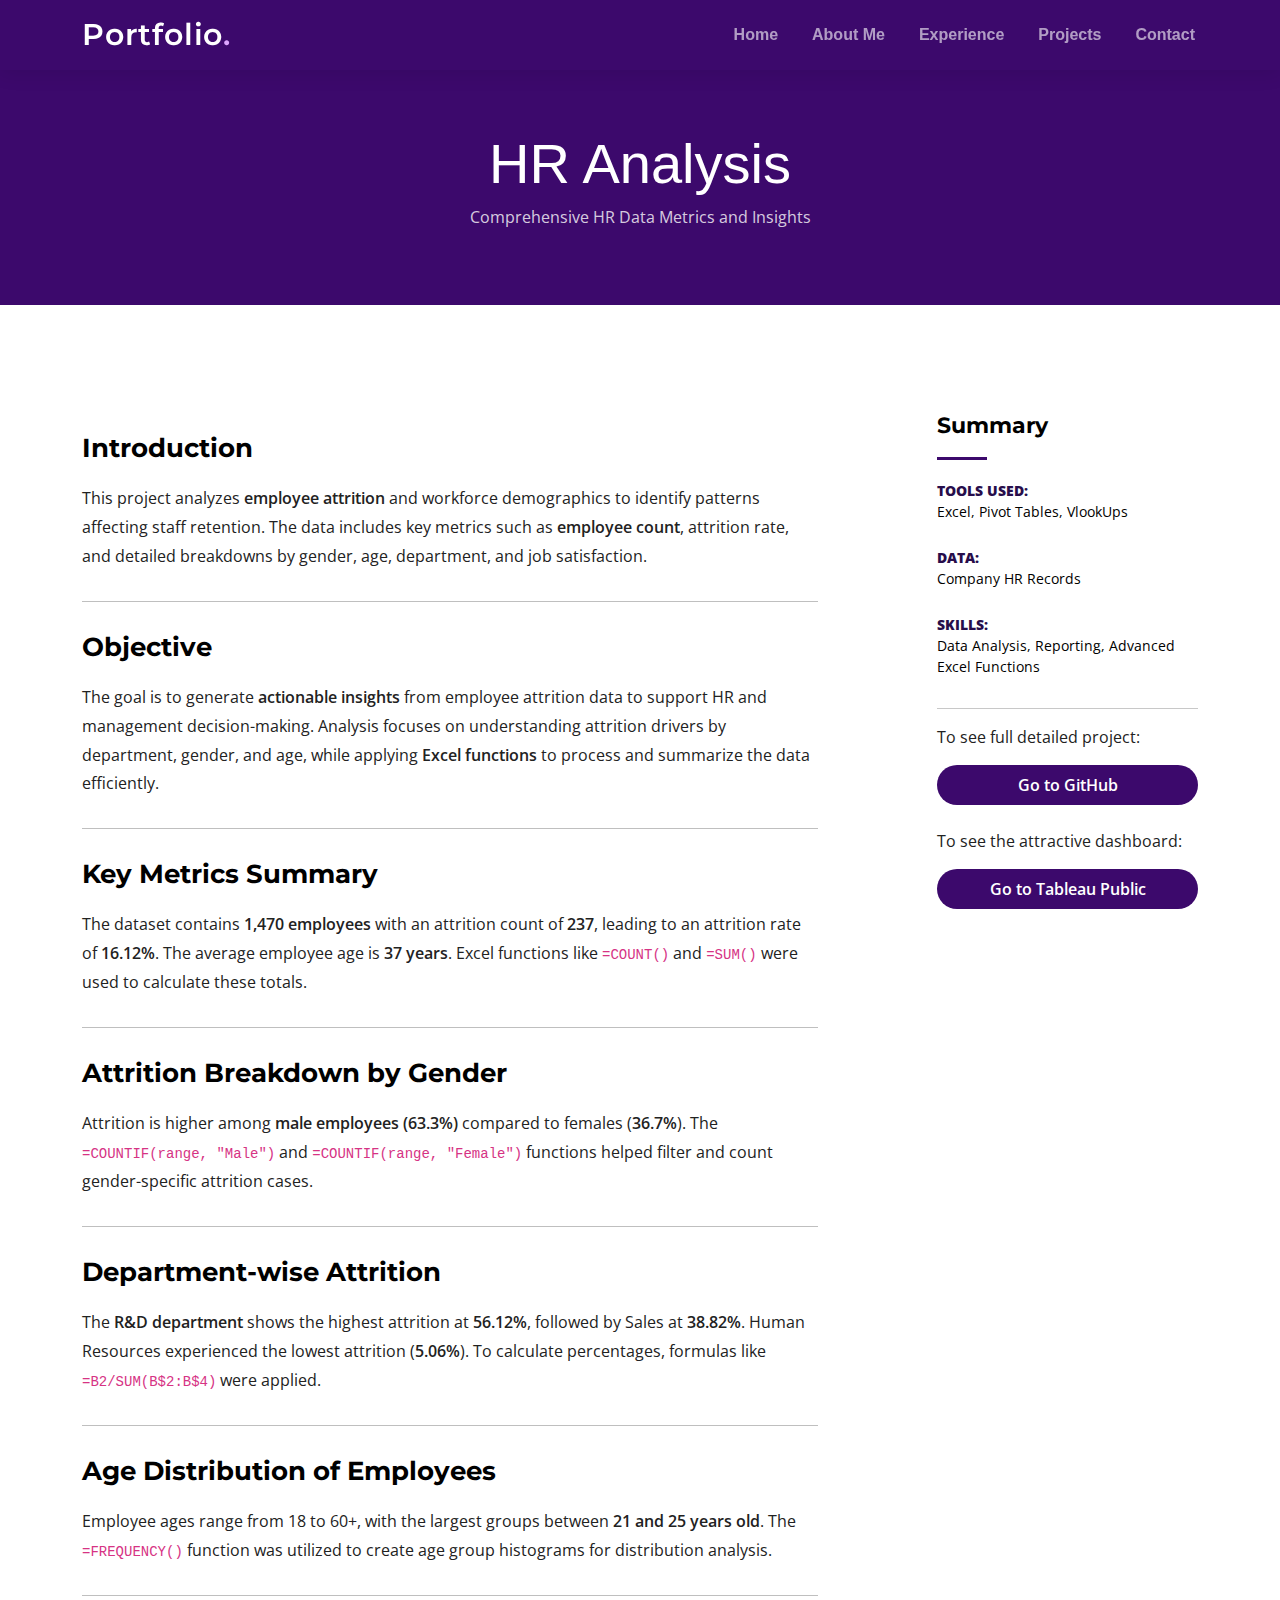
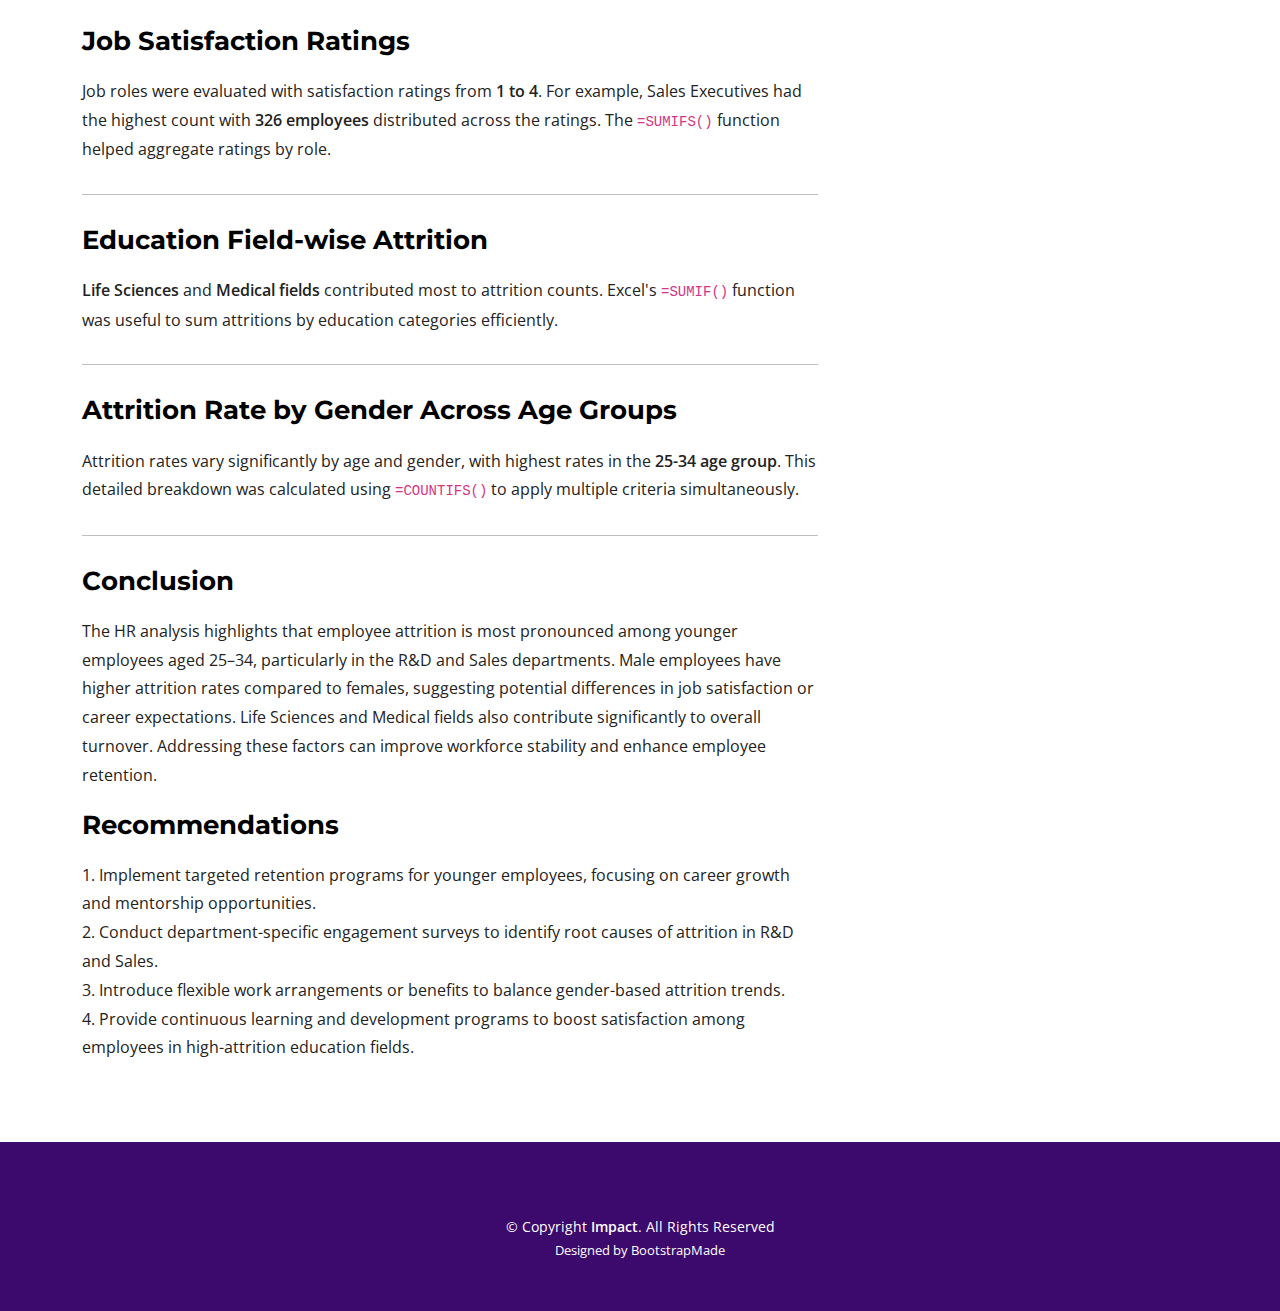
<file: hr_analytics.html>
<!DOCTYPE html>
<html lang="en">

<head>
    <meta charset="utf-8" />
    <meta content="width=device-width, initial-scale=1.0" name="viewport" />
    <title>HR Analysis | Personal Project</title>

    <link href="assets/img/favicon.png" rel="icon" />
    <link href="assets/img/apple-touch-icon.png" rel="apple-touch-icon" />

    <link
        href="https://fonts.googleapis.com/css2?family=Open+Sans:wght@400;600&family=Montserrat:wght@500;700&display=swap"
        rel="stylesheet" />

    <link href="assets/vendor/bootstrap/css/bootstrap.min.css" rel="stylesheet" />
    <link href="assets/vendor/bootstrap-icons/bootstrap-icons.css" rel="stylesheet" />
    <link href="assets/vendor/aos/aos.css" rel="stylesheet" />
    <link href="assets/vendor/glightbox/css/glightbox.min.css" rel="stylesheet" />
    <link href="assets/vendor/swiper/swiper-bundle.min.css" rel="stylesheet" />

    <link href="assets/css/main.css" rel="stylesheet" />

    <style>
        .portfolio-description {
            line-height: 1.8;
            font-size: 16px;
        }

        .portfolio-description h2 {
            font-weight: 700;
            margin-top: 30px;
            color: #000000;
        }

        .portfolio-description ul,
        .portfolio-description ol {
            margin-left: 20px;
            margin-bottom: 20px;
        }

        .portfolio-description p {
            margin-bottom: 20px;
        }

        .separator {
            border: 0;
            height: 1px;
            background: #000000;
            margin: 30px 0;
        }

        .btn-visit {
            display: block;
            background: #4154f1;
            color: #fff;
            text-align: center;
            border-radius: 5px;
            padding: 10px 0;
            font-weight: 600;
            transition: 0.3s;
            text-decoration: none;
        }

        .btn-visit:hover {
            background: #2a34c5;
        }

        .portfolio-info h3 {
            font-weight: 700;
            color: #000000;
            margin-bottom: 20px;
        }

        .portfolio-info ul {
            padding-left: 0;
            list-style: none;
            color: #000000;
        }

        .portfolio-info li {
            margin-bottom: 10px;
        }

        strong {
            font-weight: 600;
        }

        table {
            border-collapse: collapse;
            width: 100%;
            margin-bottom: 30px;
        }

        th,
        td {
            border: 1px solid #ddd;
            padding: 8px;
            text-align: left;
            font-size: 15px;
        }

        th {
            background-color: #4154f1;
            color: white;
            font-weight: 600;
        }
    </style>
</head>

<body>
    <header id="header" class="header d-flex align-items-center">
        <div class="container-fluid container-xl d-flex align-items-center justify-content-between">
            <a href="index.html" class="logo d-flex align-items-center">
                <h1>Portfolio<span>.</span></h1>
            </a>
            <nav id="navbar" class="navbar">
                <ul>
                    <li><a href="index.html#hero">Home</a></li>
                    <li><a href="aboutme.html">About Me</a></li>
                    <li><a href="experience.html">Experience</a></li>
                    <li><a href="index.html#portfolio">Projects</a></li>
                    <li><a href="index.html#contact">Contact</a></li>
                </ul>
            </nav>
            <i class="mobile-nav-toggle mobile-nav-show bi bi-list"></i>
            <i class="mobile-nav-toggle mobile-nav-hide d-none bi bi-x"></i>
        </div>
    </header>

    <main id="main">
        <div class="breadcrumbs">
            <div class="page-header d-flex align-items-center" style="background-image: url('');">
                <div class="container text-center position-relative">
                    <h2>HR Analysis</h2>
                    <p>Comprehensive HR Data Metrics and Insights</p>
                </div>
            </div>
        </div>

        <section id="portfolio-details" class="portfolio-details">
            <div class="container" data-aos="fade-up">
                <div class="row justify-content-between gy-4 mt-4">
                    <div class="col-lg-8">
                        <div class="portfolio-description">

                            <h2>Introduction</h2>
                            <p>This project analyzes <strong>employee attrition</strong> and workforce demographics to
                                identify patterns
                                affecting staff retention. The data includes key metrics such as <strong>employee
                                    count</strong>,
                                attrition rate, and detailed breakdowns by gender, age, department, and job
                                satisfaction.</p>

                            <hr class="separator" />

                            <h2>Objective</h2>
                            <p>The goal is to generate <strong>actionable insights</strong> from employee attrition data
                                to support HR
                                and management decision-making. Analysis focuses on understanding attrition drivers by
                                department, gender, and age, while applying <strong>Excel functions</strong> to process
                                and summarize the
                                data efficiently.</p>

                            <hr class="separator" />

                            <h2>Key Metrics Summary</h2>
                            <p>The dataset contains <strong>1,470 employees</strong> with an attrition count of
                                <strong>237</strong>, leading to an attrition rate of <strong>16.12%</strong>. The
                                average employee age is <strong>37 years</strong>. Excel functions like
                                <code>=COUNT()</code> and <code>=SUM()</code> were used to calculate these totals.
                            </p>

                            <hr class="separator" />

                            <h2>Attrition Breakdown by Gender</h2>
                            <p>Attrition is higher among <strong>male employees (63.3%)</strong> compared to females
                                (<strong>36.7%</strong>). The
                                <code>=COUNTIF(range, "Male")</code> and <code>=COUNTIF(range, "Female")</code>
                                functions helped filter and count gender-specific attrition cases.
                            </p>

                            <hr class="separator" />

                            <h2>Department-wise Attrition</h2>
                            <p>The <strong>R&D department</strong> shows the highest attrition at
                                <strong>56.12%</strong>, followed by Sales at <strong>38.82%</strong>.
                                Human Resources experienced the lowest attrition (<strong>5.06%</strong>). To calculate
                                percentages,
                                formulas like <code>=B2/SUM(B$2:B$4)</code> were applied.
                            </p>

                            <hr class="separator" />

                            <h2>Age Distribution of Employees</h2>
                            <p>Employee ages range from 18 to 60+, with the largest groups between <strong>21 and 25
                                    years old</strong>.
                                The <code>=FREQUENCY()</code> function was utilized to create age group histograms for
                                distribution analysis.</p>

                            <hr class="separator" />

                            <h2>Job Satisfaction Ratings</h2>
                            <p>Job roles were evaluated with satisfaction ratings from <strong>1 to 4</strong>. For
                                example, Sales
                                Executives had the highest count with <strong>326 employees</strong> distributed across
                                the ratings. The
                                <code>=SUMIFS()</code> function helped aggregate ratings by role.
                            </p>

                            <hr class="separator" />

                            <h2>Education Field-wise Attrition</h2>
                            <p><strong>Life Sciences</strong> and <strong>Medical fields</strong> contributed most to
                                attrition counts. Excel's
                                <code>=SUMIF()</code> function was useful to sum attritions by education categories
                                efficiently.
                            </p>

                            <hr class="separator" />

                            <h2>Attrition Rate by Gender Across Age Groups</h2>
                            <p>Attrition rates vary significantly by age and gender, with highest rates in the
                                <strong>25-34 age group</strong>. This detailed breakdown was calculated using
                                <code>=COUNTIFS()</code> to apply
                                multiple criteria simultaneously.
                            </p>

                            <hr class="separator" />

                            <h2>Conclusion</h2>
                            <p>The HR analysis highlights that employee attrition is most pronounced among younger
                                employees aged 25–34, particularly in the R&D and Sales departments. Male employees have
                                higher attrition rates compared to females, suggesting potential differences in job
                                satisfaction or career expectations. Life Sciences and Medical fields also contribute
                                significantly to overall turnover. Addressing these factors can improve workforce
                                stability and enhance employee retention.</p>

                            <h2>Recommendations</h2>
                            <p>
                                1. Implement targeted retention programs for younger employees, focusing on career
                                growth and mentorship opportunities.<br>
                                2. Conduct department-specific engagement surveys to identify root causes of attrition
                                in R&D and Sales.<br>
                                3. Introduce flexible work arrangements or benefits to balance gender-based attrition
                                trends.<br>
                                4. Provide continuous learning and development programs to boost satisfaction among
                                employees in high-attrition education fields.
                            </p>

                        </div>
                    </div>

                    <div class="col-lg-3">
                        <div class="portfolio-info">
                            <h3>Summary</h3>
                            <ul>
                                <li><strong>Tools Used:</strong> Excel, Pivot Tables, VlookUps</li>
                                <li><strong>Data:</strong> Company HR Records</li>
                                <li><strong>Skills:</strong> Data Analysis, Reporting, Advanced Excel Functions</li>
                            </ul>

                            <hr />
                            <p>To see full detailed project:</p>
                            <a href="https://github.com/hamzajawad123/hr_analysis" class="btn-visit"
                                target="_blank">
                                Go to GitHub
                            </a>
                            <br>
                            <p>To see the attractive dashboard:</p>
                            <a href="https://public.tableau.com/app/profile/hamza.jawad2518/viz/hr_dashboard_17599331262120/HRAnalyticsDashboard"
                                class="btn-visit" target="_blank">
                                Go to Tableau Public
                            </a>
                        </div>
                    </div>

                </div>
            </div>
        </section>
    </main>

    <footer id="footer" class="footer">
        <div class="container mt-4">
            <div class="copyright">
                &copy; Copyright <strong><span>Impact</span></strong>. All Rights Reserved
            </div>
            <div class="credits">
                Designed by <a href="https://bootstrapmade.com/">BootstrapMade</a>
            </div>
        </div>
    </footer>

    <a href="#" class="scroll-top d-flex align-items-center justify-content-center"><i
            class="bi bi-arrow-up-short"></i></a>
    <div id="preloader"></div>

    <script src="assets/vendor/bootstrap/js/bootstrap.bundle.min.js"></script>
    <script src="assets/vendor/aos/aos.js"></script>
    <script src="assets/vendor/glightbox/js/glightbox.min.js"></script>
    <script src="assets/vendor/swiper/swiper-bundle.min.js"></script>
    <script src="assets/js/main.js"></script>

    <script>
        AOS.init();
    </script>
</body>

</html>
</file>
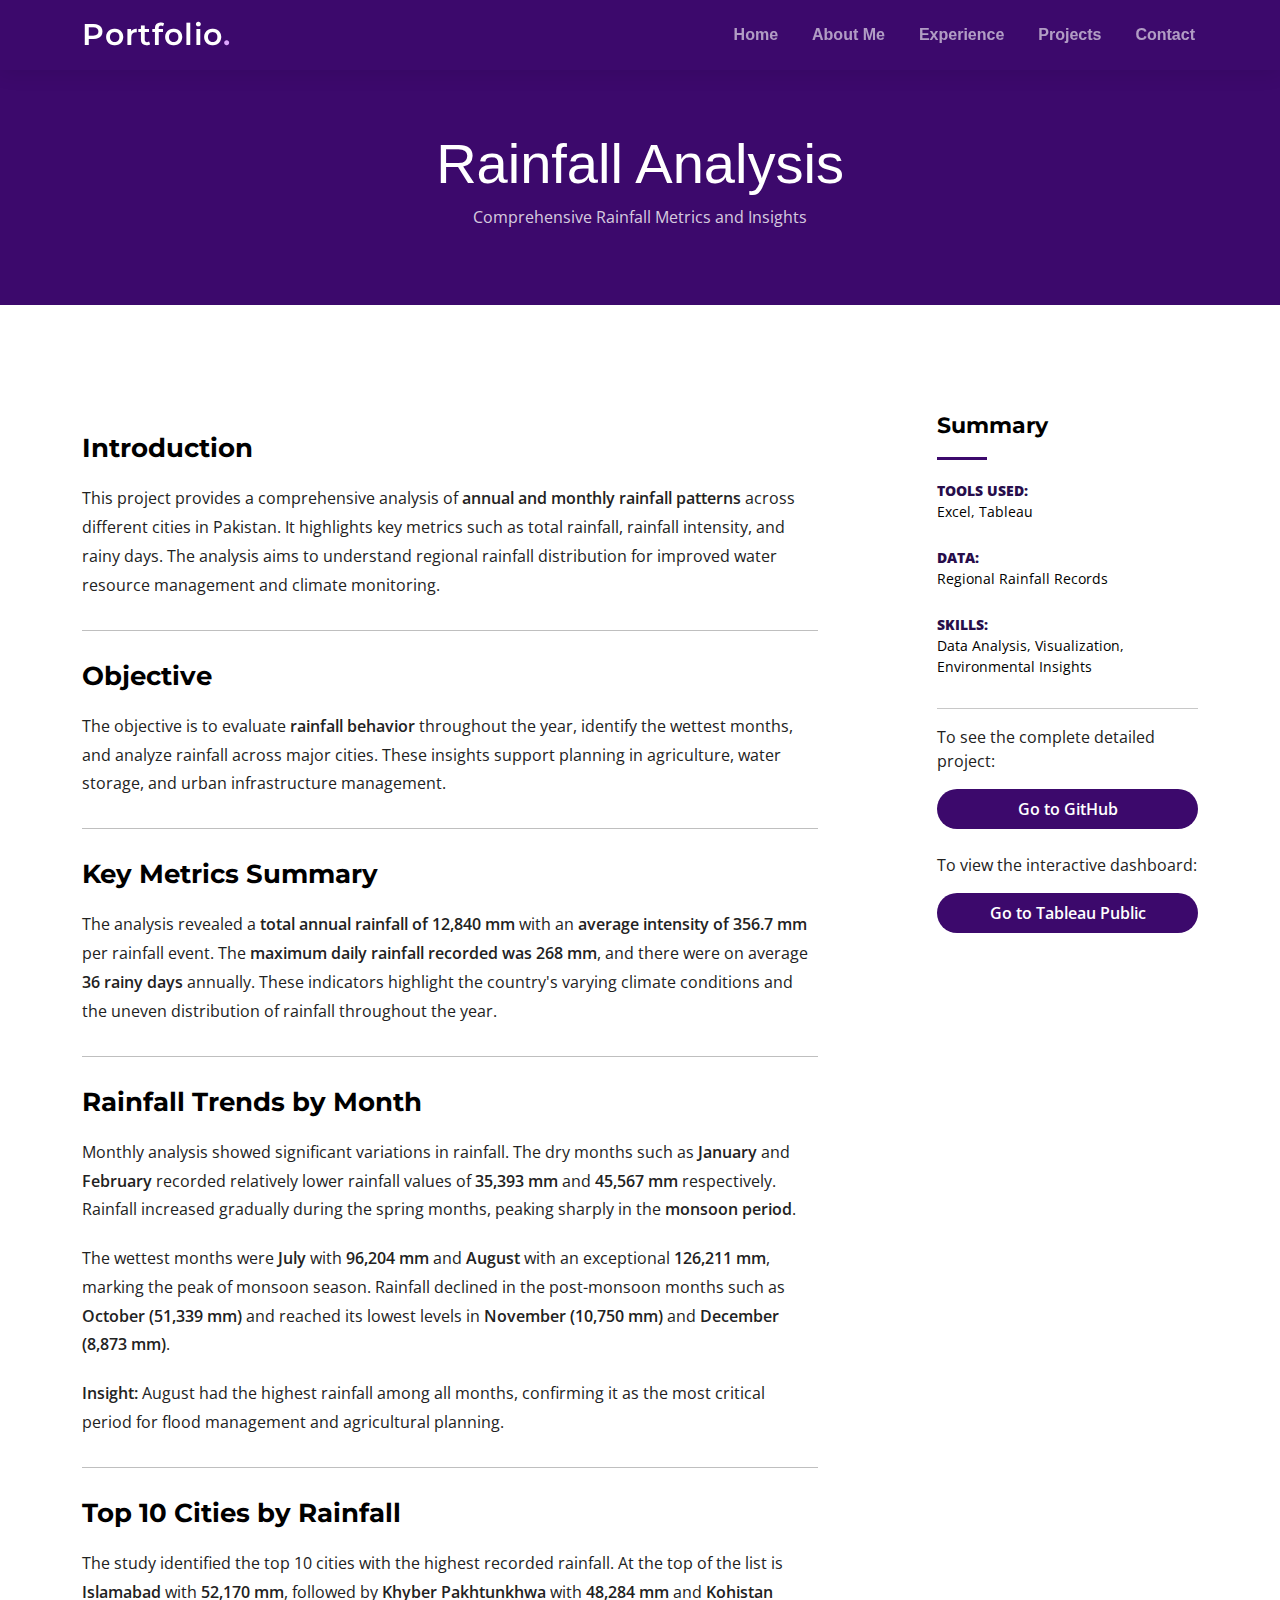
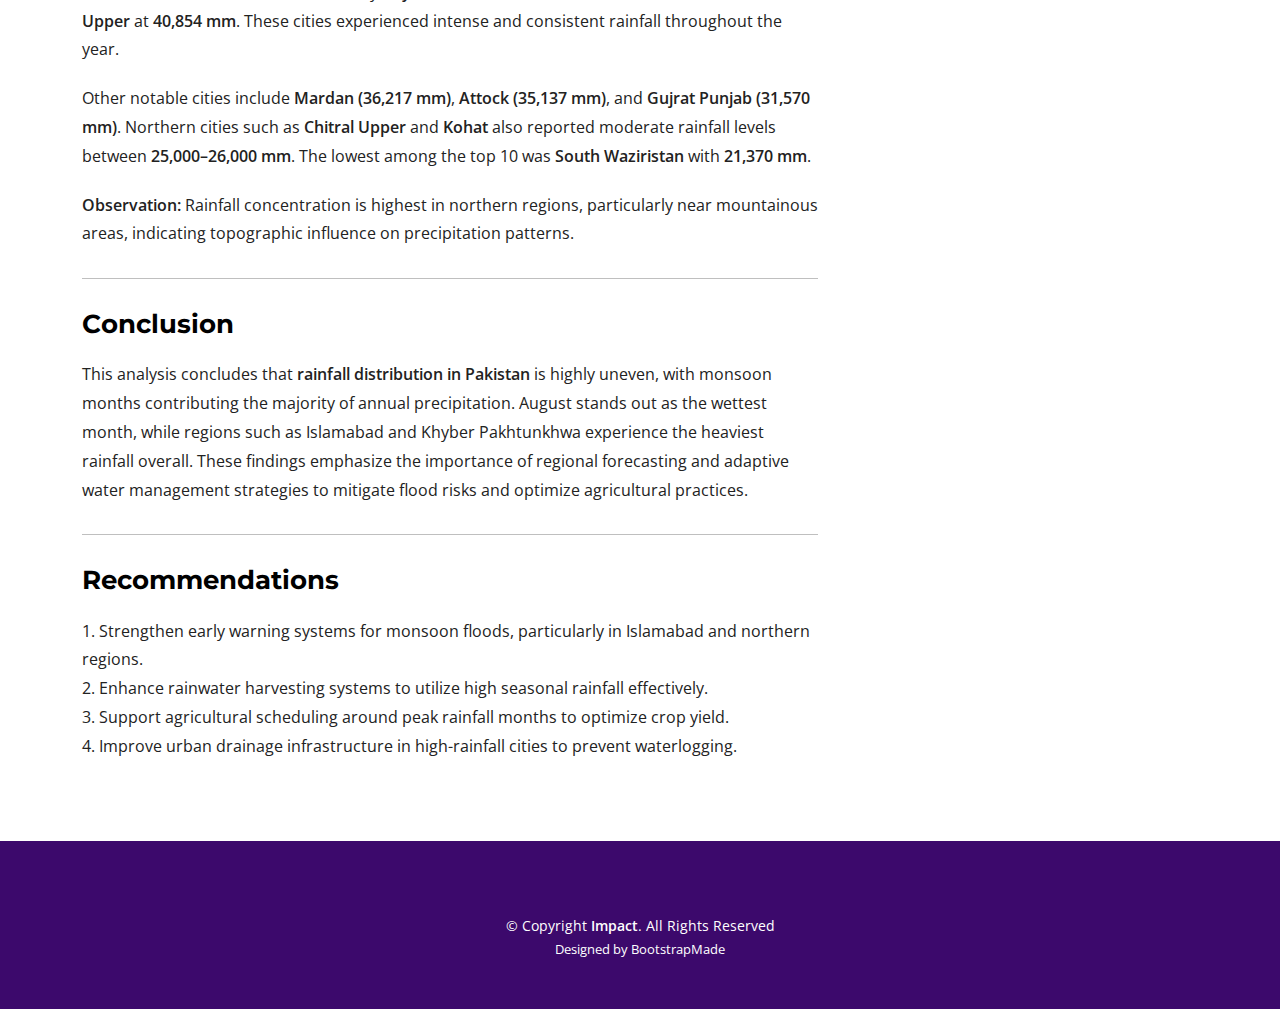
<file: pakistan_rainfall_analysis.html>
<!DOCTYPE html>
<html lang="en">

<head>
    <meta charset="utf-8" />
    <meta content="width=device-width, initial-scale=1.0" name="viewport" />
    <title>Rainfall Analysis | Personal Project</title>

    <link href="assets/img/favicon.png" rel="icon" />
    <link href="assets/img/apple-touch-icon.png" rel="apple-touch-icon" />

    <link
        href="https://fonts.googleapis.com/css2?family=Open+Sans:wght@400;600&family=Montserrat:wght@500;700&display=swap"
        rel="stylesheet" />

    <link href="assets/vendor/bootstrap/css/bootstrap.min.css" rel="stylesheet" />
    <link href="assets/vendor/bootstrap-icons/bootstrap-icons.css" rel="stylesheet" />
    <link href="assets/vendor/aos/aos.css" rel="stylesheet" />
    <link href="assets/vendor/glightbox/css/glightbox.min.css" rel="stylesheet" />
    <link href="assets/vendor/swiper/swiper-bundle.min.css" rel="stylesheet" />

    <link href="assets/css/main.css" rel="stylesheet" />

    <style>
        .portfolio-description {
            line-height: 1.8;
            font-size: 16px;
        }

        .portfolio-description h2 {
            font-weight: 700;
            margin-top: 30px;
            color: #000000;
        }

        .portfolio-description p {
            margin-bottom: 20px;
        }

        .separator {
            border: 0;
            height: 1px;
            background: #000000;
            margin: 30px 0;
        }

        .btn-visit {
            display: block;
            background: #4154f1;
            color: #fff;
            text-align: center;
            border-radius: 5px;
            padding: 10px 0;
            font-weight: 600;
            transition: 0.3s;
            text-decoration: none;
        }

        .btn-visit:hover {
            background: #2a34c5;
        }

        .portfolio-info h3 {
            font-weight: 700;
            color: #000000;
            margin-bottom: 20px;
        }

        .portfolio-info ul {
            padding-left: 0;
            list-style: none;
            color: #000000;
        }

        .portfolio-info li {
            margin-bottom: 10px;
        }

        strong {
            font-weight: 600;
        }
    </style>
</head>

<body>
    <header id="header" class="header d-flex align-items-center">
        <div class="container-fluid container-xl d-flex align-items-center justify-content-between">
            <a href="index.html" class="logo d-flex align-items-center">
                <h1>Portfolio<span>.</span></h1>
            </a>
            <nav id="navbar" class="navbar">
                <ul>
                    <li><a href="index.html#hero">Home</a></li>
                    <li><a href="aboutme.html">About Me</a></li>
                    <li><a href="experience.html">Experience</a></li>
                    <li><a href="index.html#portfolio">Projects</a></li>
                    <li><a href="index.html#contact">Contact</a></li>
                </ul>
            </nav>
            <i class="mobile-nav-toggle mobile-nav-show bi bi-list"></i>
            <i class="mobile-nav-toggle mobile-nav-hide d-none bi bi-x"></i>
        </div>
    </header>

    <main id="main">
        <div class="breadcrumbs">
            <div class="page-header d-flex align-items-center" style="background-image: url('');">
                <div class="container text-center position-relative">
                    <h2>Rainfall Analysis</h2>
                    <p>Comprehensive Rainfall Metrics and Insights</p>
                </div>
            </div>
        </div>

        <section id="portfolio-details" class="portfolio-details">
            <div class="container" data-aos="fade-up">
                <div class="row justify-content-between gy-4 mt-4">
                    <div class="col-lg-8">
                        <div class="portfolio-description">

                            <h2>Introduction</h2>
                            <p>This project provides a comprehensive analysis of <strong>annual and monthly rainfall
                                    patterns</strong> across different cities in Pakistan. It highlights key metrics
                                such as total rainfall, rainfall intensity, and rainy days. The analysis aims to
                                understand regional rainfall distribution for improved water resource management and
                                climate monitoring.</p>

                            <hr class="separator" />

                            <h2>Objective</h2>
                            <p>The objective is to evaluate <strong>rainfall behavior</strong> throughout the year,
                                identify the wettest months, and analyze rainfall across major cities. These insights
                                support planning in agriculture, water storage, and urban infrastructure management.
                            </p>

                            <hr class="separator" />

                            <h2>Key Metrics Summary</h2>
                            <p>The analysis revealed a <strong>total annual rainfall of 12,840 mm</strong> with an
                                <strong>average intensity of 356.7 mm</strong> per rainfall event. The
                                <strong>maximum daily rainfall recorded was 268 mm</strong>, and there were on average
                                <strong>36 rainy days</strong> annually. These indicators highlight the country's
                                varying climate conditions and the uneven distribution of rainfall throughout the year.
                            </p>

                            <hr class="separator" />

                            <h2>Rainfall Trends by Month</h2>
                            <p>Monthly analysis showed significant variations in rainfall. The dry months such as
                                <strong>January</strong> and <strong>February</strong> recorded relatively lower
                                rainfall values of <strong>35,393 mm</strong> and <strong>45,567 mm</strong>
                                respectively. Rainfall increased gradually during the spring months, peaking sharply in
                                the <strong>monsoon period</strong>.
                            </p>

                            <p>The wettest months were <strong>July</strong> with <strong>96,204 mm</strong> and
                                <strong>August</strong> with an exceptional <strong>126,211 mm</strong>, marking the
                                peak of monsoon season. Rainfall declined in the post-monsoon months such as
                                <strong>October (51,339 mm)</strong> and reached its lowest levels in
                                <strong>November (10,750 mm)</strong> and <strong>December (8,873 mm)</strong>.
                            </p>

                            <p><strong>Insight:</strong> August had the highest rainfall among all months, confirming it
                                as the most critical period for flood management and agricultural planning.</p>

                            <hr class="separator" />

                            <h2>Top 10 Cities by Rainfall</h2>
                            <p>The study identified the top 10 cities with the highest recorded rainfall. At the top of
                                the list is <strong>Islamabad</strong> with <strong>52,170 mm</strong>, followed by
                                <strong>Khyber Pakhtunkhwa</strong> with <strong>48,284 mm</strong> and
                                <strong>Kohistan Upper</strong> at <strong>40,854 mm</strong>. These cities experienced
                                intense and consistent rainfall throughout the year.
                            </p>

                            <p>Other notable cities include <strong>Mardan (36,217 mm)</strong>,
                                <strong>Attock (35,137 mm)</strong>, and <strong>Gujrat Punjab (31,570 mm)</strong>.
                                Northern cities such as <strong>Chitral Upper</strong> and <strong>Kohat</strong> also
                                reported moderate rainfall levels between <strong>25,000–26,000 mm</strong>. The lowest
                                among the top 10 was <strong>South Waziristan</strong> with <strong>21,370 mm</strong>.
                            </p>

                            <p><strong>Observation:</strong> Rainfall concentration is highest in northern regions,
                                particularly near mountainous areas, indicating topographic influence on precipitation
                                patterns.</p>

                            <hr class="separator" />

                            <h2>Conclusion</h2>
                            <p>This analysis concludes that <strong>rainfall distribution in Pakistan</strong> is highly
                                uneven, with monsoon months contributing the majority of annual precipitation. August
                                stands out as the wettest month, while regions such as Islamabad and Khyber Pakhtunkhwa
                                experience the heaviest rainfall overall. These findings emphasize the importance of
                                regional forecasting and adaptive water management strategies to mitigate flood risks
                                and optimize agricultural practices.</p>

                            <hr class="separator" />

                            <h2>Recommendations</h2>
                            <p>
                                1. Strengthen early warning systems for monsoon floods, particularly in Islamabad and
                                northern regions.<br>
                                2. Enhance rainwater harvesting systems to utilize high seasonal rainfall
                                effectively.<br>
                                3. Support agricultural scheduling around peak rainfall months to optimize crop
                                yield.<br>
                                4. Improve urban drainage infrastructure in high-rainfall cities to prevent
                                waterlogging.
                            </p>

                        </div>
                    </div>

                    <div class="col-lg-3">
                        <div class="portfolio-info">
                            <h3>Summary</h3>
                            <ul>
                                <li><strong>Tools Used:</strong> Excel, Tableau</li>
                                <li><strong>Data:</strong> Regional Rainfall Records</li>
                                <li><strong>Skills:</strong> Data Analysis, Visualization, Environmental Insights</li>
                            </ul>

                            <hr />
                            <p>To see the complete detailed project:</p>
                            <a href="https://github.com/hamzajawad123/pakistan_rainfall_analysis" class="btn-visit"
                                target="_blank">
                                Go to GitHub
                            </a>
                            <br>
                            <p>To view the interactive dashboard:</p>
                            <a href="https://public.tableau.com/app/profile/hamza.jawad2518/viz/rainfall_dashboard_17620796756880/Dashboard1?publish=yes"
                                class="btn-visit" target="_blank">
                                Go to Tableau Public
                            </a>
                        </div>
                    </div>

                </div>
            </div>
        </section>
    </main>

    <footer id="footer" class="footer">
        <div class="container mt-4">
            <div class="copyright">
                &copy; Copyright <strong><span>Impact</span></strong>. All Rights Reserved
            </div>
            <div class="credits">
                Designed by <a href="https://bootstrapmade.com/">BootstrapMade</a>
            </div>
        </div>
    </footer>

    <a href="#" class="scroll-top d-flex align-items-center justify-content-center"><i
            class="bi bi-arrow-up-short"></i></a>
    <div id="preloader"></div>

    <script src="assets/vendor/bootstrap/js/bootstrap.bundle.min.js"></script>
    <script src="assets/vendor/aos/aos.js"></script>
    <script src="assets/vendor/glightbox/js/glightbox.min.js"></script>
    <script src="assets/vendor/swiper/swiper-bundle.min.js"></script>
    <script src="assets/js/main.js"></script>

    <script>
        AOS.init();
    </script>
</body>

</html>
</file>
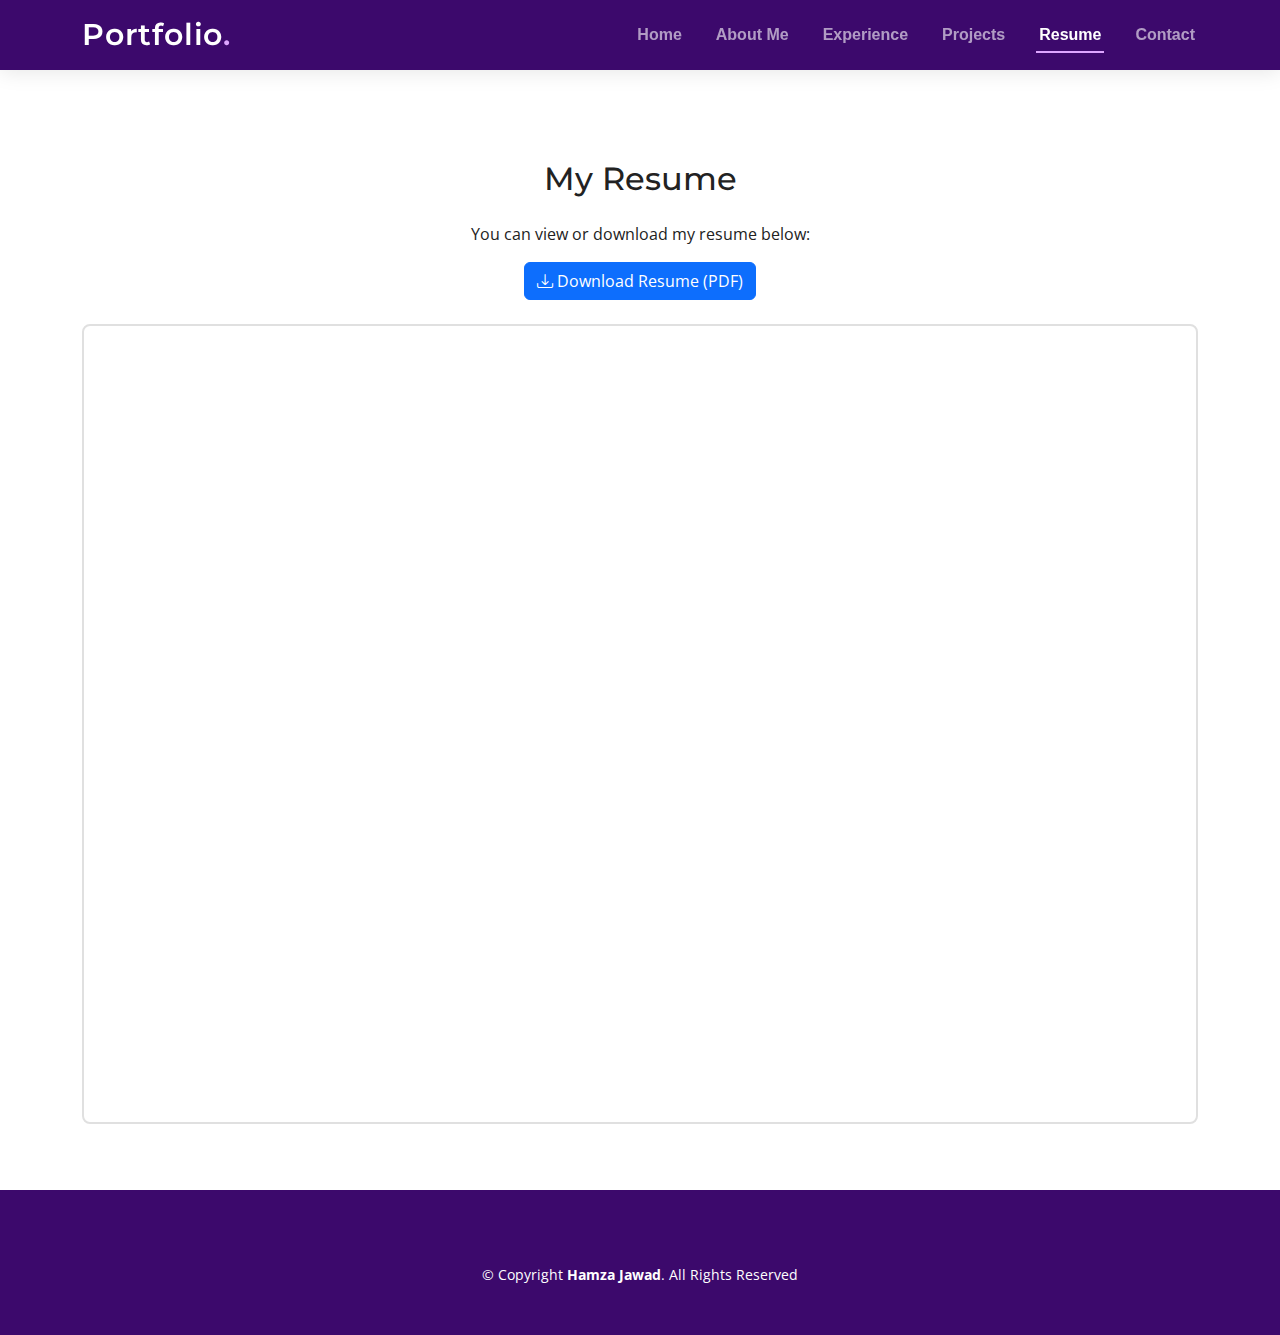
<file: resume.html>
<!DOCTYPE html>
<html lang="en">

<head>
    <meta charset="utf-8">
    <meta content="width=device-width, initial-scale=1.0" name="viewport">

    <title>Resume - Hamza Jawad</title>
    <meta content="Download and view the resume of Hamza Jawad, Google Certified Data Analyst" name="description">
    <meta content="Hamza Jawad, Resume, Data Analyst Resume, Download PDF Resume" name="keywords">

    <!-- Favicons -->
    <link href="assets/img/favicon.png" rel="icon">
    <link href="assets/img/apple-touch-icon.png" rel="apple-touch-icon">

    <!-- Google Fonts -->
    <link rel="preconnect" href="https://fonts.googleapis.com">
    <link rel="preconnect" href="https://fonts.gstatic.com" crossorigin>
    <link
        href="https://fonts.googleapis.com/css2?family=Open+Sans:wght@300;400;600;700&family=Montserrat:wght@400;500;600;700&family=Raleway:wght@400;500;600;700&display=swap"
        rel="stylesheet">

    <!-- Vendor CSS Files -->
    <link href="assets/vendor/bootstrap/css/bootstrap.min.css" rel="stylesheet">
    <link href="assets/vendor/bootstrap-icons/bootstrap-icons.css" rel="stylesheet">
    <link href="assets/vendor/aos/aos.css" rel="stylesheet">
    <link href="assets/vendor/glightbox/css/glightbox.min.css" rel="stylesheet">
    <link href="assets/vendor/swiper/swiper-bundle.min.css" rel="stylesheet">

    <!-- Template Main CSS File -->
    <link href="assets/css/main.css" rel="stylesheet">
</head>

<body>

    <!-- ======= Header ======= -->
    <header id="header" class="header d-flex align-items-center">
        <div class="container-fluid container-xl d-flex align-items-center justify-content-between">
            <a href="index.html" class="logo d-flex align-items-center">
                <h1>Portfolio<span>.</span></h1>
            </a>
            <nav id="navbar" class="navbar">
                <ul>
                    <li><a href="index.html#hero">Home</a></li>
                    <li><a href="aboutme.html">About Me</a></li>
                    <li><a href="experience.html">Experience</a></li>
                    <li><a href="index.html#portfolio">Projects</a></li>
                    <li><a href="resume.html" class="active">Resume</a></li>
                    <li><a href="index.html#contact">Contact</a></li>
                </ul>
            </nav>
            <i class="mobile-nav-toggle mobile-nav-show bi bi-list"></i>
            <i class="mobile-nav-toggle mobile-nav-hide d-none bi bi-x"></i>
        </div>
    </header><!-- End Header -->

    <main id="main" style="margin-top: 100px;">
        <section class="resume-section text-center">
            <div class="container" data-aos="fade-up">
                <h2 class="mb-4">My Resume</h2>
                <p class="mb-3">You can view or download my resume below:</p>

                <a href="assets/resume/Hamza_Jawad_Resume.pdf" download class="btn btn-primary mb-4">
                    <i class="bi bi-download"></i> Download Resume (PDF)
                </a>

                <div class="resume-preview">
                    <iframe src="assets/resume/hamza_jawad_resume.pdf" width="100%" height="800px"
                        style="border: 2px solid #e0e0e0; border-radius: 8px;"></iframe>
                </div>
            </div>
        </section>
    </main>

    <!-- ======= Footer ======= -->
    <footer id="footer" class="footer">
        <div class="container text-center mt-4">
            <div class="copyright">
                &copy; Copyright <strong><span>Hamza Jawad</span></strong>. All Rights Reserved
            </div>
        </div>
    </footer>

    <!-- Vendor JS Files -->
    <script src="assets/vendor/bootstrap/js/bootstrap.bundle.min.js"></script>
    <script src="assets/vendor/aos/aos.js"></script>
    <script src="assets/vendor/glightbox/js/glightbox.min.js"></script>
    <script src="assets/vendor/purecounter/purecounter_vanilla.js"></script>
    <script src="assets/vendor/swiper/swiper-bundle.min.js"></script>
    <script src="assets/vendor/isotope-layout/isotope.pkgd.min.js"></script>
    <script src="assets/js/main.js"></script>

</body>


</html>
</file>
<file: assets/css/main.css>
/**
* Template Name: Impact
* Template URL: https://bootstrapmade.com/impact-bootstrap-business-website-template/
* Updated: Apr 4 2024 with Bootstrap v5.3.3
* Author: BootstrapMade.com
* License: https://bootstrapmade.com/license/
*/

/*--------------------------------------------------------------
# Set main reusable colors and fonts using CSS variables
# Learn more about CSS variables at https://developer.mozilla.org/en-US/docs/Web/CSS/Using_CSS_custom_properties
--------------------------------------------------------------*/
/* Fonts */
:root {
  --font-default: "Open Sans", system-ui, -apple-system, "Segoe UI", Roboto, "Helvetica Neue", Arial, "Noto Sans", "Liberation Sans", sans-serif, "Apple Color Emoji", "Segoe UI Emoji", "Segoe UI Symbol", "Noto Color Emoji";
  --font-primary: "Montserrat", sans-serif;
  --font-secondary: "Poppins", sans-serif;
}

/* Colors */
:root {
  --color-default: #222222;
  --color-primary: #3c096c
    /*#813cb9*/
    /*#008374*/
  ;
  --color-secondary: #dda6ff
    /* #f85a40*/
  ;
}

/* Smooth scroll behavior */
:root {
  scroll-behavior: smooth;
}

/*--------------------------------------------------------------
# General
--------------------------------------------------------------*/
body {
  font-family: var(--font-default);
  color: var(--color-default);
}

a {
  color: var(--color-primary);
  text-decoration: none;
}

a:hover {
  color: #dda6ff;
  text-decoration: none;
}

h1,
h2,
h3,
h4,
h5,
h6 {
  font-family: var(--font-primary);
}

p1 {
  margin-bottom: 0;
  color: #fff;
}

/*--------------------------------------------------------------
# Sections & Section Header
--------------------------------------------------------------*/
section {
  padding: 60px 0;
  overflow: hidden;
  scroll-margin-top: 70px;
  overflow: clip;
}

.sections-bg {
  background-color: #faf5f5;
}

.section-header {
  text-align: center;
  padding-bottom: 60px;
}

.section-header h2 {
  font-size: 32px;
  font-weight: 600;
  margin-bottom: 20px;
  padding-bottom: 20px;
  position: relative;
}

.section-header h2:after {
  content: "";
  position: absolute;
  display: block;
  width: 50px;
  height: 3px;
  background: var(--color-primary);
  left: 0;
  right: 0;
  bottom: 0;
  margin: auto;
}

.section-header p {
  margin-bottom: 0;
  color: #6f6f6f;
}

/*--------------------------------------------------------------
# Breadcrumbs
--------------------------------------------------------------*/
.breadcrumbs .page-header {
  padding: 60px 0 60px 0;
  min-height: 20vh;
  position: relative;
  background-color: var(--color-primary);
}

.breadcrumbs .page-header h2 {
  font-size: 56px;
  font-weight: 500;
  color: #fff;
  font-family: var(--font-secondary);
}

.breadcrumbs .page-header p {
  color: rgba(255, 255, 255, 0.8);
}

.breadcrumbs nav {
  background-color: #f6f6f6;
  padding: 20px 0;
}

.breadcrumbs nav ol {
  display: flex;
  flex-wrap: wrap;
  list-style: none;
  margin: 0;
  padding: 0;
  font-size: 16px;
  font-weight: 600;
  color: var(--color-default);
}

.breadcrumbs nav ol a {
  color: var(--color-primary);
  transition: 0.3s;
}

.breadcrumbs nav ol a:hover {
  text-decoration: underline;
}

.breadcrumbs nav ol li+li {
  padding-left: 10px;
}

.breadcrumbs nav ol li+li::before {
  display: inline-block;
  padding-right: 10px;
  color: var(--color-secondary);
  content: "/";
}

/*--------------------------------------------------------------
# Scroll top button
--------------------------------------------------------------*/
.scroll-top {
  position: fixed;
  visibility: hidden;
  opacity: 0;
  right: 15px;
  bottom: -15px;
  z-index: 99999;
  background: var(--color-secondary);
  width: 44px;
  height: 44px;
  border-radius: 50px;
  transition: all 0.4s;
}

.scroll-top i {
  font-size: 24px;
  color: #060505;
  line-height: 0;
}

.scroll-top:hover {
  background: #dda6ff(248, 90, 64, 0.8);
  color: #fff;
}

.scroll-top.active {
  visibility: visible;
  opacity: 1;
  bottom: 15px;
}

/*--------------------------------------------------------------
# Preloader
--------------------------------------------------------------*/
#preloader {
  position: fixed;
  inset: 0;
  z-index: 999999;
  overflow: hidden;
  background: #fff;
  transition: all 0.6s ease-out;
}

#preloader:before {
  content: "";
  position: fixed;
  top: calc(50% - 30px);
  left: calc(50% - 30px);
  border: 6px solid #fff;
  border-color: var(--color-primary) transparent var(--color-primary) transparent;
  border-radius: 50%;
  width: 60px;
  height: 60px;
  animation: animate-preloader 1.5s linear infinite;
}

@keyframes animate-preloader {
  0% {
    transform: rotate(0deg);
  }

  100% {
    transform: rotate(360deg);
  }
}

/*--------------------------------------------------------------
# Disable aos animation delay on mobile devices
--------------------------------------------------------------*/
@media screen and (max-width: 768px) {
  [data-aos-delay] {
    transition-delay: 0 !important;
  }
}

/*--------------------------------------------------------------
# Header
--------------------------------------------------------------*/
.topbar {
  background: #5a189a;
  height: 40px;
  font-size: 14px;
  transition: all 0.5s;
  color: #fff;
  padding: 0;
}

.topbar .contact-info i {
  font-style: normal;
  color: #fff;
  line-height: 0;
}

.topbar .contact-info i a,
.topbar .contact-info i span {
  padding-left: 5px;
  color: #fff;
}

@media (max-width: 575px) {

  .topbar .contact-info i a,
  .topbar .contact-info i span {
    font-size: 13px;
  }
}

.topbar .contact-info i a {
  line-height: 0;
  transition: 0.3s;
}

.topbar .contact-info i a:hover {
  color: #fff;
  text-decoration: underline;
}

.topbar .social-links a {
  color: rgba(255, 255, 255, 0.7);
  line-height: 0;
  transition: 0.3s;
  margin-left: 20px;
}

.topbar .social-links a:hover {
  color: #fff;
}

.header {
  transition: all 0.5s;
  z-index: 997;
  height: 90px;
  background-color: var(--color-primary);
}

.header.sticked {
  position: fixed;
  top: 0;
  right: 0;
  left: 0;
  height: 70px;
  box-shadow: 0px 2px 20px rgba(0, 0, 0, 0.1);
}

.header .logo img {
  max-height: 40px;
  margin-right: 6px;
}

.header .logo h1 {
  font-size: 30px;
  margin: 0;
  font-weight: 600;
  letter-spacing: 0.8px;
  color: #fff;
  font-family: var(--font-primary);
}

.header .logo h1 span {
  color: #dda6ff;
}

.sticked-header-offset {
  margin-top: 70px;
}

/*--------------------------------------------------------------
# Desktop Navigation
--------------------------------------------------------------*/
@media (min-width: 1280px) {
  .navbar {
    padding: 0;
  }

  .navbar ul {
    margin: 0;
    padding: 0;
    display: flex;
    list-style: none;
    align-items: center;
  }

  .navbar li {
    position: relative;
  }

  .navbar>ul>li {
    white-space: nowrap;
    padding: 10px 0 10px 28px;
  }

  .navbar a,
  .navbar a:focus {
    display: flex;
    align-items: center;
    justify-content: space-between;
    padding: 0 3px;
    font-family: var(--font-secondary);
    font-size: 16px;
    font-weight: 600;
    color: rgba(255, 255, 255, 0.6);
    white-space: nowrap;
    transition: 0.3s;
    position: relative;
  }

  .navbar a i,
  .navbar a:focus i {
    font-size: 12px;
    line-height: 0;
    margin-left: 5px;
  }

  .navbar>ul>li>a:before {
    content: "";
    position: absolute;
    width: 100%;
    height: 2px;
    bottom: -6px;
    left: 0;
    background-color: var(--color-secondary);
    visibility: hidden;
    width: 0px;
    transition: all 0.3s ease-in-out 0s;
  }

  .navbar a:hover:before,
  .navbar li:hover>a:before,
  .navbar .active:before {
    visibility: visible;
    width: 100%;
  }

  .navbar a:hover,
  .navbar .active,
  .navbar .active:focus,
  .navbar li:hover>a {
    color: #fff;
  }

  .navbar .dropdown ul {
    display: block;
    position: absolute;
    left: 28px;
    top: calc(100% + 30px);
    margin: 0;
    padding: 10px 0;
    z-index: 99;
    opacity: 0;
    visibility: hidden;
    background: #fff;
    box-shadow: 0px 0px 30px rgba(127, 137, 161, 0.25);
    transition: 0.3s;
    border-radius: 4px;
  }

  .navbar .dropdown ul li {
    min-width: 200px;
  }

  .navbar .dropdown ul a {
    padding: 10px 20px;
    font-size: 15px;
    text-transform: none;
    font-weight: 600;
    color: #5a189a;
  }

  .navbar .dropdown ul a i {
    font-size: 12px;
  }

  .navbar .dropdown ul a:hover,
  .navbar .dropdown ul .active:hover,
  .navbar .dropdown ul li:hover>a {
    color: var(--color-secondary);
  }

  .navbar .dropdown:hover>ul {
    opacity: 1;
    top: 100%;
    visibility: visible;
  }

  .navbar .dropdown .dropdown ul {
    top: 0;
    left: calc(100% - 30px);
    visibility: hidden;
  }

  .navbar .dropdown .dropdown:hover>ul {
    opacity: 1;
    top: 0;
    left: 100%;
    visibility: visible;
  }
}

@media (min-width: 1280px) and (max-width: 1600px) {
  .navbar .dropdown .dropdown ul {
    left: -90%;
  }

  .navbar .dropdown .dropdown:hover>ul {
    left: -100%;
  }
}

@media (min-width: 1280px) {

  .mobile-nav-show,
  .mobile-nav-hide {
    display: none;
  }
}

/*--------------------------------------------------------------
# Mobile Navigation
--------------------------------------------------------------*/
@media (max-width: 1279px) {
  .navbar {
    position: fixed;
    top: 0;
    right: -100%;
    width: 100%;
    max-width: 400px;
    bottom: 0;
    transition: 0.3s;
    z-index: 9997;
  }

  .navbar ul {
    position: absolute;
    inset: 0;
    padding: 50px 0 10px 0;
    margin: 0;
    background: #59189ad4(0, 131, 116, 0.9);
    overflow-y: auto;
    transition: 0.3s;
    z-index: 9998;
  }

  .navbar a,
  .navbar a:focus {
    display: flex;
    align-items: center;
    justify-content: space-between;
    padding: 10px 20px;
    font-family: var(--font-primary);
    font-size: 15px;
    font-weight: 600;
    color: rgba(255, 255, 255, 0.7);
    white-space: nowrap;
    transition: 0.3s;
  }

  .navbar a i,
  .navbar a:focus i {
    font-size: 12px;
    line-height: 0;
    margin-left: 5px;
  }

  .navbar a:hover,
  .navbar .active,
  .navbar .active:focus,
  .navbar li:hover>a {
    color: #fff;
  }

  .navbar .getstarted,
  .navbar .getstarted:focus {
    background: var(--color-primary);
    padding: 8px 20px;
    border-radius: 4px;
    margin: 15px;
    color: #fff;
  }

  .navbar .getstarted:hover,
  .navbar .getstarted:focus:hover {
    color: #fff;
    background: #5a189a(0, 131, 116, 0.8);
  }

  .navbar .dropdown ul,
  .navbar .dropdown .dropdown ul {
    position: static;
    display: none;
    padding: 10px 0;
    margin: 10px 20px;
    transition: all 0.5s ease-in-out;
    background-color: #5a189a;
    border: 1px solid #5a189a;
  }

  .navbar .dropdown>.dropdown-active,
  .navbar .dropdown .dropdown>.dropdown-active {
    display: block;
  }

  .mobile-nav-show {
    color: rgba(255, 255, 255, 0.6);
    font-size: 28px;
    cursor: pointer;
    line-height: 0;
    transition: 0.5s;
    z-index: 9999;
    margin-right: 10px;
  }

  .mobile-nav-hide {
    color: #fff;
    font-size: 32px;
    cursor: pointer;
    line-height: 0;
    transition: 0.5s;
    position: fixed;
    right: 20px;
    top: 20px;
    z-index: 9999;
  }

  .mobile-nav-active {
    overflow: hidden;
  }

  .mobile-nav-active .navbar {
    right: 0;
  }

  .mobile-nav-active .navbar:before {
    content: "";
    position: fixed;
    inset: 0;
    background: #5a189a(0, 106, 93, 0.8);
    z-index: 9996;
  }
}

/*--------------------------------------------------------------
# About Me Section
--------------------------------------------------------------*/
.about h3 {
  font-weight: 700;
  font-size: 28px;
  margin-bottom: 20px;
  font-family: var(--font-secondary);
}

.about .call-us {
  left: 10%;
  right: 10%;
  bottom: 0;
  background-color: #fff;
  box-shadow: 0px 2px 25px rgba(0, 0, 0, 0.08);
  padding: 20px;
  text-align: center;
}

.about .call-us h4 {
  font-size: 24px;
  font-weight: 700;
  margin-bottom: 5px;
}

.about .call-us p {
  font-size: 28px;
  font-weight: 700;
  color: var(--color-primary);
}

.about .content ul {
  list-style: none;
  padding: 0;
}

.about .content ul li {
  padding: 0 0 10px 30px;
  position: relative;
}

.about .content ul i {
  position: absolute;
  font-size: 20px;
  left: 0;
  top: -3px;
  color: var(--color-primary);
}

.about .content p:last-child {
  margin-bottom: 0;
}

.about .play-btn {
  width: 94px;
  height: 94px;
  background: radial-gradient(var(--color-primary) 50%, #59189a8e(0, 131, 116, 0.4) 52%);
  border-radius: 50%;
  display: block;
  position: absolute;
  left: calc(50% - 47px);
  top: calc(50% - 47px);
  overflow: hidden;
}

.about .play-btn:before {
  content: "";
  position: absolute;
  width: 120px;
  height: 120px;
  animation-delay: 0s;
  animation: pulsate-btn 2s;
  animation-direction: forwards;
  animation-iteration-count: infinite;
  animation-timing-function: steps;
  opacity: 1;
  border-radius: 50%;
  border: 5px solid #5a189a(0, 131, 116, 0.7);
  top: -15%;
  left: -15%;
  background: rgba(198, 16, 0, 0);
}

.about .play-btn:after {
  content: "";
  position: absolute;
  left: 50%;
  top: 50%;
  transform: translateX(-40%) translateY(-50%);
  width: 0;
  height: 0;
  border-top: 10px solid transparent;
  border-bottom: 10px solid transparent;
  border-left: 15px solid #fff;
  z-index: 100;
  transition: all 400ms cubic-bezier(0.55, 0.055, 0.675, 0.19);
}

.about .play-btn:hover:before {
  content: "";
  position: absolute;
  left: 50%;
  top: 50%;
  transform: translateX(-40%) translateY(-50%);
  width: 0;
  height: 0;
  border: none;
  border-top: 10px solid transparent;
  border-bottom: 10px solid transparent;
  border-left: 15px solid #fff;
  z-index: 200;
  animation: none;
  border-radius: 0;
}

.about .play-btn:hover:after {
  border-left: 15px solid var(--color-primary);
  transform: scale(20);
}

@keyframes pulsate-btn {
  0% {
    transform: scale(0.6, 0.6);
    opacity: 1;
  }

  100% {
    transform: scale(1, 1);
    opacity: 0;
  }
}

/*--------------------------------------------------------------
# Clients Section
--------------------------------------------------------------*/
.clients {
  padding: 40px 0;
}

.clients .swiper {
  padding: 10px 0;
}

.clients .swiper-slide img {
  transition: 0.3s;
}

.clients .swiper-slide img:hover {
  transform: scale(1.1);
}

.clients .swiper-pagination {
  margin-top: 20px;
  position: relative;
}

.clients .swiper-pagination .swiper-pagination-bullet {
  width: 12px;
  height: 12px;
  background-color: #fff;
  opacity: 1;
  background-color: #ddd;
}

.clients .swiper-pagination .swiper-pagination-bullet-active {
  background-color: var(--color-primary);
}

/*--------------------------------------------------------------
# Stats Counter Section
--------------------------------------------------------------*/
.stats-counter {
  padding: 40px 0;
}

.stats-counter .stats-item {
  padding: 20px 0;
  border-bottom: 1px solid #e4e4e4;
}

.stats-counter .stats-item .purecounter {
  min-width: 90px;
  padding-right: 15px;
}

.stats-counter .stats-item i {
  font-size: 44px;
  line-height: 0;
  margin-right: 15px;
}

.stats-counter .stats-item span {
  font-size: 40px;
  display: block;
  font-weight: 700;
  color: var(--color-primary);
  line-height: 40px;
}

.stats-counter .stats-item p {
  margin: 0;
  font-family: var(--font-primary);
  font-size: 14px;
}

/*--------------------------------------------------------------
# Call To Action Section
--------------------------------------------------------------*/
.call-to-action .container {
  background: linear-gradient(rgba(0, 0, 0, 0.5), rgba(0, 0, 0, 0.5)), url("../img/cta-bg.jpg") center center;
  background-size: cover;
  padding: 100px 60px;
  border-radius: 15px;
  overflow: hidden;
}

.call-to-action h3 {
  color: #fff;
  font-size: 28px;
  font-weight: 700;
  margin-bottom: 20px;
}

.call-to-action p {
  color: #fff;
  margin-bottom: 20px;
}

.call-to-action .play-btn {
  width: 94px;
  height: 94px;
  margin-bottom: 20px;
  background: radial-gradient(var(--color-primary) 50%, #59189a87(0, 131, 116, 0.4) 52%);
  border-radius: 50%;
  display: inline-block;
  position: relative;
  overflow: hidden;
}

.call-to-action .play-btn:before {
  content: "";
  position: absolute;
  width: 120px;
  height: 120px;
  animation-delay: 0s;
  animation: pulsate-btn 2s;
  animation-direction: forwards;
  animation-iteration-count: infinite;
  animation-timing-function: steps;
  opacity: 1;
  border-radius: 50%;
  border: 5px solid #59189aa7(0, 131, 116, 0.7);
  top: -15%;
  left: -15%;
  background: rgba(198, 16, 0, 0);
}

.call-to-action .play-btn:after {
  content: "";
  position: absolute;
  left: 50%;
  top: 50%;
  transform: translateX(-40%) translateY(-50%);
  width: 0;
  height: 0;
  border-top: 10px solid transparent;
  border-bottom: 10px solid transparent;
  border-left: 15px solid #fff;
  z-index: 100;
  transition: all 400ms cubic-bezier(0.55, 0.055, 0.675, 0.19);
}

.call-to-action .play-btn:hover:before {
  content: "";
  position: absolute;
  left: 50%;
  top: 50%;
  transform: translateX(-40%) translateY(-50%);
  width: 0;
  height: 0;
  border: none;
  border-top: 10px solid transparent;
  border-bottom: 10px solid transparent;
  border-left: 15px solid #fff;
  z-index: 200;
  animation: none;
  border-radius: 0;
}

.call-to-action .play-btn:hover:after {
  border-left: 15px solid var(--color-primary);
  transform: scale(20);
}

.call-to-action .cta-btn {
  font-family: var(--font-primary);
  font-weight: 500;
  font-size: 16px;
  letter-spacing: 1px;
  display: inline-block;
  padding: 12px 48px;
  border-radius: 50px;
  transition: 0.5s;
  margin: 10px;
  border: 2px solid #fff;
  color: #fff;
}

.call-to-action .cta-btn:hover {
  background: var(--color-primary);
  border: 2px solid var(--color-primary);
}

@keyframes pulsate-btn {
  0% {
    transform: scale(0.6, 0.6);
    opacity: 1;
  }

  100% {
    transform: scale(1, 1);
    opacity: 0;
  }
}

/*------------------*/


/*--------------------------------------------------------------
# Professional certificate Section
--------------------------------------------------------------*/
.pro .pro-flters {
  padding: 0 0 20px 0;
  margin: 0 auto;
  list-style: none;
  text-align: center;
}

.pro .pro-flters li {
  cursor: pointer;
  display: inline-block;
  padding: 0;
  font-size: 18px;
  font-weight: 500;
  margin: 0 10px;
  line-height: 1;
  transition: all 0.3s ease-in-out;
}

.pro .pro-flters li:hover,
.pro .pro-flters li.filter-active {
  color: var(--color-primary);
}

.pro .pro-flters li:first-child {
  margin-left: 0;
}

.pro .pro-flters li:last-child {
  margin-right: 0;
}

@media (max-width: 575px) {
  .pro .pro-flters li {
    font-size: 14px;
    margin: 0 5px;
  }
}

.pro .pro-wrap {
  box-shadow: 0px 10px 30px rgba(0, 0, 0, 0.1);
  border-radius: 10px;
  height: 100%;
  overflow: hidden;
}



.pro .pro-wrap img {
  transition: 0.3s;
  position: relative;
  z-index: 0;
  height: 100%;
  /* Set the image height to fill its container */
  width: 100%;
  /* Set the image width to fill its container */
  object-fit: cover;
}

.pro .pro-wrap .pro-info {
  padding: 25px 20px;
  background-color: #fff;
  position: relative;
  border-top: 1px solid #f3f3f3;
  z-index: 2;
  height: 180px;
  /* Adjust the height as needed */
  overflow: hidden;
  /* Ensure content does not overflow */
}


.pro .pro-wrap .pro-info h4 {
  font-size: 18px;
  font-weight: 600;
  padding-right: 20px;
}

.pro .pro-wrap .pro-info h4 a {
  color: var(--color-default);
  transition: 0.3s;
}

.pro .pro-wrap .pro-info h4 a:hover {
  color: var(--color-primary);
}

.pro .pro-wrap .pro-info p {
  color: #6c757d;
  font-size: 14px;
  margin-bottom: 0;
  margin-top: 10px;
  padding-right: 50px;
}





.pro .pro-wrap:hover img {
  transform: scale(1.2);
}

.pro .pro-category-box {
  position: absolute;
  text-align: center;
  top: 5px;
  left: 15px;
  right: 15px;
  line-height: 25px;
  overflow: hidden;
  z-index: 3;
}

.pro .pro-category {
  display: inline-block;
  text-align: center;
  color: #fffdfd;
  padding: 0px 10px 5px;
  overflow: hidden;
  background-color: #3c096c;
  border-radius: 10px;
}

.pro .pro-category .category {
  color: #fff;
  display: inline-block;
  text-transform: uppercase;
  font-size: 0.7rem;
  letter-spacing: 0.1px;
  margin-bottom: 0;
}


.pro .play-btn {
  width: 80px;
  height: 80px;
  background: radial-gradient(var(--color-primary) 50%, #59189a8e(0, 131, 116, 0.4) 52%);
  border-radius: 50%;
  position: absolute;
  left: calc(50% - 47px);
  top: calc(50% - 47px);
  overflow: hidden;
}

.pro .play-btn:before {
  content: "";
  position: absolute;
  width: 120px;
  height: 120px;
  animation-delay: 0s;
  animation: pulsate-btn 2s;
  animation-direction: forwards;
  animation-iteration-count: infinite;
  animation-timing-function: steps;
  opacity: 1;
  border-radius: 50%;
  border: 5px solid #5a189a(0, 131, 116, 0.7);
  top: -15%;
  left: -15%;
  background: rgba(198, 16, 0, 0);
}

.pro .play-btn:after {
  content: "";
  position: absolute;
  left: 50%;
  top: 50%;
  transform: translateX(-40%) translateY(-50%);
  width: 0;
  height: 0;
  border-top: 10px solid transparent;
  border-bottom: 10px solid transparent;
  border-left: 15px solid #5a189a;
  z-index: 100;
  transition: all 400ms cubic-bezier(0.55, 0.055, 0.675, 0.19);
}

.pro .play-btn:hover:before {
  content: "";
  position: absolute;
  left: 50%;
  top: 50%;
  transform: translateX(-40%) translateY(-50%);
  width: 0;
  height: 0;
  border: none;
  border-top: 10px solid transparent;
  border-bottom: 10px solid transparent;
  border-left: 15px solid #5a189a;
  z-index: 200;
  animation: none;
  border-radius: 0;
}

.pro .play-btn:hover:after {
  border-left: 15px solid var(--color-primary);
  transform: scale(20);
}

@keyframes pulsate-btn {
  0% {
    transform: scale(0.6, 0.6);
    opacity: 1;
  }

  100% {
    transform: scale(1, 1);
    opacity: 0;
  }
}

.pro .btn-get-started {
  font-family: var(--font-primary);
  font-weight: 500;
  font-size: 15px;
  letter-spacing: 1px;
  display: inline-block;
  padding: 14px 40px;
  border-radius: 50px;
  transition: 0.3s;
  color: #fff;
  margin-top: 60px;
  background: rgba(49, 16, 99, 0.892);
  box-shadow: 0 0 15px rgba(0, 0, 0, 0.08);
  border: 2px solid rgba(255, 255, 255, 0.1);
}

.pro .btn-get-started:hover {
  border-color: rgba(255, 255, 255, 0.5);
}

@media (max-width: 640px) {
  .pro h2 {
    font-size: 36px;
  }

  .pro .btn-get-started {
    font-size: 14px;
  }
}




/*---------------------------------------------------*/







/*--------------------------------------------------------------
# Our Services Section
--------------------------------------------------------------*/
.services {
  padding: 30px 0;
  /* Reduce padding for smaller screens */
}

.services .service-item {
  padding: 20px;
  /* Reduce padding for smaller screens */
  background: #fff;
  border-radius: 10px;
  text-align: center;
  /* Center align content */
  ;
}

.services .service-item .icon {
  margin-bottom: 20px;
  /* Reduce margin for smaller screens */
}

.services .service-item .icon i {
  font-size: 36px;
  /* Decrease icon size for smaller screens */
}

.services .service-item h3 {
  font-size: 18px;
  /* Decrease font size for smaller screens */
}

.services .service-item p {
  font-size: 14px;
}


@media (max-width: 767px) {
  .services .service-item h3 {
    font-size: 10px;
    /* Adjust font size for smaller screens */
  }

  .services .service-item p {
    font-size: 9px;
    /* Adjust font size for smaller screens */
  }
}


/*--------------------------------------------------------------
# Portfolio Section
--------------------------------------------------------------*/
.portfolio .portfolio-flters {
  padding: 0 0 20px 0;
  margin: 0 auto;
  list-style: none;
  text-align: center;
}

.portfolio .portfolio-flters li {
  cursor: pointer;
  display: inline-block;
  padding: 0;
  font-size: 18px;
  font-weight: 500;
  margin: 0 10px;
  line-height: 1;
  transition: all 0.3s ease-in-out;
}

.portfolio .portfolio-flters li:hover,
.portfolio .portfolio-flters li.filter-active {
  color: #7938b2;
}

.portfolio .portfolio-flters li:first-child {
  margin-left: 0;
}

.portfolio .portfolio-flters li:last-child {
  margin-right: 0;
}

@media (max-width: 575px) {
  .portfolio .portfolio-flters li {
    font-size: 14px;
    margin: 0 5px;
  }
}

.portfolio .portfolio-wrap {
  box-shadow: 0px 10px 30px rgba(0, 0, 0, 0.1);
  border-radius: 10px;
  height: 100%;
  overflow: hidden;
}

.portfolio .portfolio-wrap img {
  transition: 0.3s;
  position: relative;
  z-index: 0;
  width: 100%;
  max-height: 200px;
  /* Set a maximum height if needed */
  background-color: #fff;
  object-fit: cover;
}




.portfolio .portfolio-wrap .portfolio-info {
  padding: 25px 20px;
  background-color: #fff;
  position: relative;
  border-top: 1px solid #f3f3f3;
  z-index: 2;
  height: 180px;
  /* Adjust the height as needed */
  overflow: hidden;
  /* Ensure content does not overflow */
}


.portfolio .portfolio-wrap .portfolio-info h4 {
  font-size: 18px;
  font-weight: 600;
  padding-right: 20px;
}

.portfolio .portfolio-wrap .portfolio-info h4 a {
  color: var(--color-default);
  transition: 0.3s;
}

.portfolio .portfolio-wrap .portfolio-info h4 a:hover {
  color: var(--color-primary);
}

.portfolio .portfolio-wrap .portfolio-info p {
  color: #6c757d;
  font-size: 14px;
  margin-bottom: 0;
  padding-right: 50px;
}





.portfolio .portfolio-wrap:hover img {
  transform: scale(1.2);
}

.portfolio .portfolio-category-box {
  position: absolute;
  text-align: center;
  top: 5px;
  left: 15px;
  right: 15px;
  line-height: 25px;
  overflow: hidden;
  z-index: 3;
}

.portfolio .portfolio-category {
  display: inline-block;
  text-align: center;
  color: #fffdfd;
  padding: 0px 10px 5px;
  overflow: hidden;
  background-color: #3c096c;
  border-radius: 10px;
}

.portfolio .portfolio-category .category {
  color: #fff;
  display: inline-block;
  text-transform: uppercase;
  font-size: 0.7rem;
  letter-spacing: 0.1px;
  margin-bottom: 0;
}


.portfolio .play-btn {
  width: 80px;
  height: 80px;
  background: radial-gradient(var(--color-primary) 50%, #59189a8e(0, 131, 116, 0.4) 52%);
  border-radius: 50%;
  position: absolute;
  left: calc(50% - 47px);
  top: calc(50% - 47px);
  overflow: hidden;
}

.portfolio .play-btn:before {
  content: "";
  position: absolute;
  width: 120px;
  height: 120px;
  animation-delay: 0s;
  animation: pulsate-btn 2s;
  animation-direction: forwards;
  animation-iteration-count: infinite;
  animation-timing-function: steps;
  opacity: 1;
  border-radius: 50%;
  border: 5px solid #5a189a(0, 131, 116, 0.7);
  top: -15%;
  left: -15%;
  background: rgba(198, 16, 0, 0);
}

.portfolio .play-btn:after {
  content: "";
  position: absolute;
  left: 50%;
  top: 50%;
  transform: translateX(-40%) translateY(-50%);
  width: 0;
  height: 0;
  border-top: 10px solid transparent;
  border-bottom: 10px solid transparent;
  border-left: 15px solid #5a189a;
  z-index: 100;
  transition: all 400ms cubic-bezier(0.55, 0.055, 0.675, 0.19);
}

.portfolio .play-btn:hover:before {
  content: "";
  position: absolute;
  left: 50%;
  top: 50%;
  transform: translateX(-40%) translateY(-50%);
  width: 0;
  height: 0;
  border: none;
  border-top: 10px solid transparent;
  border-bottom: 10px solid transparent;
  border-left: 15px solid #5a189a;
  z-index: 200;
  animation: none;
  border-radius: 0;
}

.portfolio .play-btn:hover:after {
  border-left: 15px solid var(--color-primary);
  transform: scale(20);
}

@keyframes pulsate-btn {
  0% {
    transform: scale(0.6, 0.6);
    opacity: 1;
  }

  100% {
    transform: scale(1, 1);
    opacity: 0;
  }
}

.portfolio .btn-get-started {
  font-family: var(--font-primary);
  font-weight: 500;
  font-size: 15px;
  letter-spacing: 1px;
  display: inline-block;
  padding: 14px 40px;
  border-radius: 50px;
  transition: 0.3s;
  color: #fff;
  margin-top: 60px;
  background: rgba(49, 16, 99, 0.892);
  box-shadow: 0 0 15px rgba(0, 0, 0, 0.08);
  border: 2px solid rgba(255, 255, 255, 0.1);
}

.portfolio .btn-get-started:hover {
  border-color: rgba(255, 255, 255, 0.5);
}

@media (max-width: 640px) {
  .portfolio h2 {
    font-size: 36px;
  }

  .portfolio .btn-get-started {
    font-size: 14px;
  }
}


/*--------------------------------------------------------------
# Portfolio Details Section
--------------------------------------------------------------*/
.portfolio-details .portfolio-details-slider img {
  width: 50%;
  display: block;
  /* Ensures that margin: auto; works */
  margin-left: auto;
  margin-right: auto;
}

.portfolio-details .portfolio-details-slider .swiper-pagination .swiper-pagination-bullet {
  width: 12px;
  height: 12px;
  background-color: rgba(255, 255, 255, 0.7);
  opacity: 1;
}

.portfolio-details .portfolio-details-slider .swiper-pagination .swiper-pagination-bullet-active {
  background-color: var(--color-primary);
}

.portfolio-details .swiper-button-prev,
.portfolio-details .swiper-button-next {
  width: 48px;
  height: 48px;
}

.portfolio-details .swiper-button-prev:after,
.portfolio-details .swiper-button-next:after {
  color: rgba(255, 255, 255, 0.8);
  background-color: rgba(0, 0, 0, 0.2);
  font-size: 24px;
  border-radius: 50%;
  width: 48px;
  height: 48px;
  display: flex;
  align-items: center;
  justify-content: center;
  transition: 0.3s;
}

.portfolio-details .swiper-button-prev:hover:after,
.portfolio-details .swiper-button-next:hover:after {
  background-color: rgba(0, 0, 0, 0.6);
}

@media (max-width: 575px) {

  .portfolio-details .swiper-button-prev,
  .portfolio-details .swiper-button-next {
    display: none;
  }
}

.portfolio-details .portfolio-info h3 {
  font-size: 22px;
  font-weight: 700;
  margin-bottom: 20px;
  padding-bottom: 20px;
  position: relative;
}

.portfolio-details .portfolio-info h3:after {
  content: "";
  position: absolute;
  display: block;
  width: 50px;
  height: 3px;
  background: var(--color-primary);
  left: 0;
  bottom: 0;
}

.portfolio-details .portfolio-info ul {
  list-style: none;
  padding: 0;
  font-size: 15px;
}

.portfolio-details .portfolio-info ul li {
  display: flex;
  flex-direction: column;
  padding-bottom: 15px;
  font-size: 14px;
}

.portfolio-details .portfolio-info ul strong {
  text-transform: uppercase;
  font-weight: 800;
  color: #270d4b;
  font-size: 14px;
}

.portfolio-details .portfolio-info .btn-visit {
  padding: 8px 40px;
  background: var(--color-primary);
  color: #fff;
  border-radius: 50px;
  transition: 0.3s;

}

.portfolio-details .portfolio-info .btn-visit:hover {
  background: #5a189a;
}

.portfolio-details .portfolio-info .play-btn {
  width: 80px;
  height: 80px;
  background: radial-gradient(var(--color-primary) 50%, #59189a8e(0, 131, 116, 0.4) 52%);
  border-radius: 50%;
  position: absolute;
  left: calc(50% - 47px);
  top: calc(50% - 47px);
  overflow: hidden;
}

.portfolio-details .portfolio-info .play-btn:before {
  content: "";
  position: absolute;
  width: 120px;
  height: 120px;
  animation-delay: 0s;
  animation: pulsate-btn 2s;
  animation-direction: forwards;
  animation-iteration-count: infinite;
  animation-timing-function: steps;
  opacity: 1;
  border-radius: 50%;
  border: 5px solid #5a189a(0, 131, 116, 0.7);
  top: -15%;
  left: -15%;
  background: rgba(198, 16, 0, 0);
}

.portfolio-details .portfolio-info .play-btn:after {
  content: "";
  position: absolute;
  left: 50%;
  top: 50%;
  transform: translateX(-40%) translateY(-50%);
  width: 0;
  height: 0;
  border-top: 10px solid transparent;
  border-bottom: 10px solid transparent;
  border-left: 15px solid #5a189a;
  z-index: 100;
  transition: all 400ms cubic-bezier(0.55, 0.055, 0.675, 0.19);
}

.portfolio-details .portfolio-info .play-btn:hover:before {
  content: "";
  position: absolute;
  left: 50%;
  top: 50%;
  transform: translateX(-40%) translateY(-50%);
  width: 0;
  height: 0;
  border: none;
  border-top: 10px solid transparent;
  border-bottom: 10px solid transparent;
  border-left: 15px solid #5a189a;
  z-index: 200;
  animation: none;
  border-radius: 0;
}

.portfolio-details .portfolio-info .play-btn:hover:after {
  border-left: 15px solid var(--color-primary);
  transform: scale(20);
}

@keyframes pulsate-btn {
  0% {
    transform: scale(0.6, 0.6);
    opacity: 1;
  }

  100% {
    transform: scale(1, 1);
    opacity: 0;
  }
}


.portfolio-details .portfolio-description h2 {
  margin-top: 20px;
  font-size: 26px;
  font-weight: 700;
  margin-bottom: 20px;
}

.portfolio-details .portfolio-description h4 {
  margin-top: 20px;
  font-size: 20px;
  font-weight: 700;
  margin-bottom: 20px;
}

.portfolio-details .portfolio-description p {
  padding: 0;
  margin-bottom: 20px;
}


.portfolio-details .portfolio-description ul i {
  position: absolute;
  font-size: 20px;
  left: 0;
  top: -3px;
  color: var(--color-primary);
}

.portfolio-details .portfolio-description ul {
  list-style: none;
  /* Remove default bullets */
  padding: 0;
  font-size: 15px;
}

.portfolio-details .portfolio-description ul li {
  display: flex;
  align-items: center;
  font-size: 16px;
}

.portfolio-details .portfolio-description .image-container {
  width: 70%;
  height: 70%;
  margin: 0 auto;
  text-align: center;
}

.portfolio-details .portfolio-description .center-image {
  max-width: 100%;
  max-height: 100%;
  transition: transform 0.3s ease;
}

.portfolio-details .portfolio-description .center-image:hover {
  transform: scale(1.5);
  /* Increase the size by 1.5 times on hover */
}



.portfolio-details .portfolio-description ul li::before {
  content: "\2022";
  /* Add bullet character */
  color: #2a064a;
  /* Adjust color as needed */
  font-size: 1.8em;
  /* Adjust size as needed */
  margin-right: 10px;
  /* Adjust spacing between bullet and text */
}



.portfolio-details .portfolio-action .btn-visit {
  padding: 16px 40px;
  /* Add space at the top and bottom */
  margin-top: 20px;
  /* Add space at the top */
  margin-bottom: 20px;
  /* Add space at the bottom */
  display: inline-block;
  /* Ensures the button respects padding */
  background: var(--color-primary);
  color: #fff;
  border-radius: 50px;
  transition: 0.3s;
}

.portfolio-details .portfolio-action {
  display: flex;
  justify-content: center;
  /* Center horizontally */
  align-items: center;
  /* Center vertically */
}

.portfolio-details .portfolio-action .btn-visit:hover {
  background: #5a189a;
}



.portfolio-details .portfolio-description .testimonial-item {
  padding: 30px 30px 0 30px;
  position: relative;
  background: white;
  height: 100%;
  margin-bottom: 50px;
}

.portfolio-details .portfolio-description .testimonial-item .testimonial-img {
  width: 90px;
  border-radius: 50px;
  border: 6px solid #fff;
  float: left;
  margin: 0 10px 0 0;
}

.portfolio-details .portfolio-description .testimonial-item h3 {
  font-size: 18px;
  font-weight: bold;
  margin: 15px 0 5px 0;
  padding-top: 20px;
}

.portfolio-details .portfolio-description .testimonial-item h4 {
  font-size: 14px;
  color: #6c757d;
  margin: 0;
}

.portfolio-details .portfolio-description .testimonial-item .quote-icon-left,
.portfolio-details .portfolio-description .testimonial-item .quote-icon-right {
  color: #5a189a;
  font-size: 26px;
  line-height: 0;
}

.portfolio-details .portfolio-description .testimonial-item .quote-icon-left {
  display: inline-block;
  left: -5px;
  position: relative;
}

.portfolio-details .portfolio-description .testimonial-item .quote-icon-right {
  display: inline-block;
  right: -5px;
  position: relative;
  top: 10px;
  transform: scale(-1, -1);
}

.portfolio-details .portfolio-description .testimonial-item p {
  font-style: italic;
  margin: 0 0 15px 0 0 0;
  padding: 0;
}

.portfolio-details .portfolio-description .im-container {
  position: relative;
  width: 100%;
  height: 100%;
  margin: 0 auto;
  text-align: center;
  overflow: hidden;
}

.portfolio-details .portfolio-description .center-im {
  max-width: 100%;
  max-height: 100%;
}








/*--------------------------------------------------------------
# Contact Section
--------------------------------------------------------------*/
.contact .info-container {
  background-color: var(--color-primary);
  height: 100%;
  padding: 20px;
  border-radius: 10px 0 0 10px;
  box-shadow: 0px 2px 25px rgba(0, 0, 0, 0.1);
}

.contact .info-item {
  width: 100%;
  background-color: #5a189a;
  margin-bottom: 20px;
  padding: 20px;
  border-radius: 10px;
  color: #fff;
}

.contact .info-item:last-child {
  margin-bottom: 0;
}

.contact .info-item i {
  font-size: 20px;
  color: #fff;
  float: left;
  width: 44px;
  height: 44px;
  background-color: rgba(255, 255, 255, 0.2);
  display: flex;
  justify-content: center;
  align-items: center;
  border-radius: 50px;
  transition: all 0.3s ease-in-out;
  margin-right: 15px;
}

.contact .info-item h4 {
  padding: 0;
  font-size: 20px;
  font-weight: 600;
  margin-bottom: 5px;
}

.contact .info-item p {
  padding: 0;
  margin-bottom: 0;
  font-size: 14px;
}

.contact .info-item:hover i {
  background: #fff;
  color: var(--color-primary);
}

.contact .php-email-form {
  width: 100%;
  height: 100%;
  background: #fff;
  box-shadow: 0px 2px 25px rgba(0, 0, 0, 0.1);
  padding: 30px;
  border-radius: 0 10px 10px 0;
}

.contact .php-email-form .form-group {
  padding-bottom: 8px;
}

.contact .php-email-form .error-message {
  display: none;
  color: #fff;
  background: #df1529;
  text-align: left;
  padding: 15px;
  font-weight: 600;
}

.contact .php-email-form .error-message br+br {
  margin-top: 25px;
}

.contact .php-email-form .sent-message {
  display: none;
  color: #fff;
  background: #059652;
  text-align: center;
  padding: 15px;
  font-weight: 600;
}

.contact .php-email-form .loading {
  display: none;
  background: #fff;
  text-align: center;
  padding: 15px;
}

.contact .php-email-form .loading:before {
  content: "";
  display: inline-block;
  border-radius: 50%;
  width: 24px;
  height: 24px;
  margin: 0 10px -6px 0;
  border: 3px solid #059652;
  border-top-color: #fff;
  animation: animate-loading 1s linear infinite;
}

.contact .php-email-form input,
.contact .php-email-form textarea {
  border-radius: 0;
  box-shadow: none;
  font-size: 14px;
}

.contact .php-email-form input[type=text],
.contact .php-email-form input[type=email],
.contact .php-email-form textarea {
  padding: 12px 15px;
}

.contact .php-email-form input[type=text]:focus,
.contact .php-email-form input[type=email]:focus,
.contact .php-email-form textarea:focus {
  border-color: var(--color-primary);
}

.contact .php-email-form textarea {
  padding: 10px 12px;
}

.contact .php-email-form button[type=submit] {
  background: var(--color-primary);
  border: 0;
  padding: 14px 45px;
  color: #fff;
  transition: 0.4s;
  border-radius: 50px;
}

.contact .php-email-form button[type=submit]:hover {
  background: rgba(0, 131, 116, 0.8);
}

@keyframes animate-loading {
  0% {
    transform: rotate(0deg);
  }

  100% {
    transform: rotate(360deg);
  }
}

/*--------------------------------------------------------------
# Hero Section
--------------------------------------------------------------*/
.hero {
  width: 100%;
  position: relative;
  background: var(--color-primary);
  padding: 60px 0 0 0;
}

@media (min-width: 1365px) {
  .hero {
    background-attachment: fixed;
  }
}

.hero h2 {
  font-size: 48px;
  font-weight: 700;
  margin-bottom: 20px;
  color: #fff;
}

.hero p {
  color: rgba(255, 255, 255, 0.6);
  font-weight: 400;
  margin-bottom: 30px;
}

.hero .btn-get-started {
  font-family: var(--font-primary);
  font-weight: 500;
  font-size: 15px;
  letter-spacing: 1px;
  display: inline-block;
  padding: 14px 40px;
  border-radius: 50px;
  transition: 0.3s;
  color: #fff;
  background: rgba(255, 255, 255, 0.1);
  box-shadow: 0 0 15px rgba(0, 0, 0, 0.08);
  border: 2px solid rgba(255, 255, 255, 0.1);
}

.hero .btn-get-started:hover {
  border-color: rgba(255, 255, 255, 0.5);
}

.hero .btn-watch-video {
  font-size: 16px;
  transition: 0.5s;
  margin-left: 25px;
  color: #fff;
  font-weight: 600;
}

.hero .btn-watch-video i {
  color: rgba(255, 255, 255, 0.5);
  font-size: 32px;
  transition: 0.3s;
  line-height: 0;
  margin-right: 8px;
}

.hero .btn-watch-video:hover i {
  color: #fff;
}

@media (max-width: 640px) {
  .hero h2 {
    font-size: 36px;
  }

  .hero .btn-get-started,
  .hero .btn-watch-video {
    font-size: 14px;
  }
}

.hero .icon-boxes {
  padding-bottom: 60px;
}

@media (min-width: 1200px) {
  .hero .icon-boxes:before {
    content: "";
    position: absolute;
    bottom: 0;
    left: 0;
    right: 0;
    height: calc(50% + 20px);
    background-color: #fff;
  }
}

.hero .icon-box {
  padding: 40px 20px;
  position: relative;
  overflow: hidden;
  background: #5a189a;
  box-shadow: 0 0 29px 0 rgba(0, 0, 0, 0.08);
  transition: all 0.3s ease-in-out;
  border-radius: 8px;
  z-index: 1;
  height: 100%;
  width: 100%;
  text-align: center;
}

.hero .icon-box .title {
  font-weight: 700;
  margin-bottom: 15px;
  font-size: 24px;
}

.hero .icon-box .title a {
  color: #fff;
  transition: 0.3s;
}

.hero .icon-box .icon {
  margin-bottom: 20px;
  padding-top: 10px;
  display: inline-block;
  transition: all 0.3s ease-in-out;
  font-size: 48px;
  line-height: 1;
  color: rgba(255, 255, 255, 0.6);
}

.hero .icon-box:hover {
  background: #5a189a;
}

.hero .icon-box:hover .title a,
.hero .icon-box:hover .icon {
  color: #fff;
}

/*--------------------------------------------------------------
# Blog
--------------------------------------------------------------*/
.blog .blog-pagination {
  margin-top: 30px;
  color: #555555;
}

.blog .blog-pagination ul {
  display: flex;
  padding: 0;
  margin: 0;
  list-style: none;
}

.blog .blog-pagination li {
  margin: 0 5px;
  transition: 0.3s;
  border-radius: 10px;
}

.blog .blog-pagination li a {
  color: var(--color-default);
  padding: 7px 16px;
  display: flex;
  align-items: center;
  justify-content: center;
}

.blog .blog-pagination li.active,
.blog .blog-pagination li:hover {
  background: var(--color-primary);
  color: #fff;
}

.blog .blog-pagination li.active a,
.blog .blog-pagination li:hover a {
  color: var(--color-white);
}

/*--------------------------------------------------------------
# Blog Posts List
--------------------------------------------------------------*/
.blog .posts-list article {
  box-shadow: 0 4px 16px rgba(0, 0, 0, 0.1);
  padding: 30px;
  height: 100%;
  border-radius: 10px;
  overflow: hidden;
}

.blog .posts-list .post-img {
  max-height: 240px;
  margin: -30px -30px 15px -30px;
  overflow: hidden;
}

.blog .posts-list .post-category {
  font-size: 16px;
  color: #555555;
  margin-bottom: 10px;
}

.blog .posts-list .title {
  font-size: 22px;
  font-weight: 700;
  padding: 0;
  margin: 0 0 20px 0;
}

.blog .posts-list .title a {
  color: var(--color-default);
  transition: 0.3s;
}

.blog .posts-list .title a:hover {
  color: var(--color-primary);
}

.blog .posts-list .post-author-img {
  width: 50px;
  border-radius: 50%;
  margin-right: 15px;
}

.blog .posts-list .post-author-list {
  font-weight: 600;
  margin-bottom: 5px;
}

.blog .posts-list .post-date {
  font-size: 14px;
  color: #3c3c3c;
  margin-bottom: 0;
}

/*--------------------------------------------------------------
# Blog Details
--------------------------------------------------------------*/
.blog .blog-details {
  box-shadow: 0 4px 16px rgba(0, 0, 0, 0.1);
  padding: 30px;
  border-radius: 10px;
}

.blog .blog-details .post-img {
  margin: -30px -30px 20px -30px;
  overflow: hidden;
  border-radius: 10px 10px 0 0;
}

.blog .blog-details .title {
  font-size: 28px;
  font-weight: 700;
  padding: 0;
  margin: 20px 0 0 0;
  color: var(--color-default);
}

.blog .blog-details .content {
  margin-top: 20px;
}

.blog .blog-details .content h3 {
  font-size: 22px;
  margin-top: 30px;
  font-weight: bold;
}

.blog .blog-details .content blockquote {
  overflow: hidden;
  background-color: rgba(34, 34, 34, 0.06);
  padding: 60px;
  position: relative;
  text-align: center;
  margin: 20px 0;
}

.blog .blog-details .content blockquote p {
  color: var(--color-default);
  line-height: 1.6;
  margin-bottom: 0;
  font-style: italic;
  font-weight: 500;
  font-size: 22px;
}

.blog .blog-details .content blockquote:after {
  content: "";
  position: absolute;
  left: 0;
  top: 0;
  bottom: 0;
  width: 3px;
  background-color: var(--color-secondary);
  margin-top: 20px;
  margin-bottom: 20px;
}

.blog .blog-details .meta-top {
  margin-top: 20px;
  color: #6c757d;
}

.blog .blog-details .meta-top ul {
  display: flex;
  flex-wrap: wrap;
  list-style: none;
  align-items: center;
  padding: 0;
  margin: 0;
}

.blog .blog-details .meta-top ul li+li {
  padding-left: 20px;
}

.blog .blog-details .meta-top i {
  font-size: 16px;
  margin-right: 8px;
  line-height: 0;
  color: var(--color-primary);
}

.blog .blog-details .meta-top a {
  color: #6c757d;
  font-size: 14px;
  display: inline-block;
  line-height: 1;
}

.blog .blog-details .meta-bottom {
  padding-top: 10px;
  border-top: 1px solid rgba(34, 34, 34, 0.15);
}

.blog .blog-details .meta-bottom i {
  color: #555555;
  display: inline;
}

.blog .blog-details .meta-bottom a {
  color: rgba(34, 34, 34, 0.8);
  transition: 0.3s;
}

.blog .blog-details .meta-bottom a:hover {
  color: var(--color-primary);
}

.blog .blog-details .meta-bottom .cats {
  list-style: none;
  display: inline;
  padding: 0 20px 0 0;
  font-size: 14px;
}

.blog .blog-details .meta-bottom .cats li {
  display: inline-block;
}

.blog .blog-details .meta-bottom .tags {
  list-style: none;
  display: inline;
  padding: 0;
  font-size: 14px;
}

.blog .blog-details .meta-bottom .tags li {
  display: inline-block;
}

.blog .blog-details .meta-bottom .tags li+li::before {
  padding-right: 6px;
  color: var(--color-default);
  content: ",";
}

.blog .blog-details .meta-bottom .share {
  font-size: 16px;
}

.blog .blog-details .meta-bottom .share i {
  padding-left: 5px;
}

.blog .post-author {
  padding: 20px;
  margin-top: 30px;
  box-shadow: 0 4px 16px rgba(0, 0, 0, 0.1);
  border-radius: 10px;
}

.blog .post-author img {
  max-width: 120px;
  margin-right: 20px;
}

.blog .post-author h4 {
  font-weight: 600;
  font-size: 22px;
  margin-bottom: 0px;
  padding: 0;
  color: var(--color-default);
}

.blog .post-author .social-links {
  margin: 0 10px 10px 0;
}

.blog .post-author .social-links a {
  color: rgba(34, 34, 34, 0.5);
  margin-right: 5px;
}

.blog .post-author p {
  font-style: italic;
  color: rgba(108, 117, 125, 0.8);
  margin-bottom: 0;
}

/*--------------------------------------------------------------
# Blog Sidebar
--------------------------------------------------------------*/
.blog .sidebar {
  padding: 30px;
  box-shadow: 0 4px 16px rgba(0, 0, 0, 0.1);
  border-radius: 10px;
}

.blog .sidebar .sidebar-title {
  font-size: 20px;
  font-weight: 700;
  padding: 0;
  margin: 0;
  color: var(--color-default);
}

.blog .sidebar .sidebar-item+.sidebar-item {
  margin-top: 40px;
}

.blog .sidebar .search-form form {
  background: #fff;
  border: 1px solid rgba(34, 34, 34, 0.3);
  padding: 5px 10px;
  position: relative;
  border-radius: 50px;
}

.blog .sidebar .search-form form input[type=text] {
  border: 0;
  padding: 4px;
  border-radius: 50px;
  width: calc(100% - 60px);
}

.blog .sidebar .search-form form input[type=text]:focus {
  outline: none;
}

.blog .sidebar .search-form form button {
  position: absolute;
  top: 0;
  right: 0;
  bottom: 0;
  border: 0;
  background: none;
  font-size: 16px;
  padding: 0 25px;
  margin: -1px;
  background: var(--color-primary);
  color: #fff;
  transition: 0.3s;
  border-radius: 50px;
  line-height: 0;
}

.blog .sidebar .search-form form button i {
  line-height: 0;
}

.blog .sidebar .search-form form button:hover {
  background: #59189abd(0, 131, 116, 0.8);
}

.blog .sidebar .categories ul {
  list-style: none;
  padding: 0;
}

.blog .sidebar .categories ul li+li {
  padding-top: 10px;
}

.blog .sidebar .categories ul a {
  color: var(--color-default);
  transition: 0.3s;
}

.blog .sidebar .categories ul a:hover {
  color: var(--color-primary);
}

.blog .sidebar .categories ul a span {
  padding-left: 5px;
  color: rgba(34, 34, 34, 0.4);
  font-size: 14px;
}

.blog .sidebar .recent-posts .post-item+.post-item {
  margin-top: 15px;
}

.blog .sidebar .recent-posts img {
  width: 80px;
  float: left;
}

.blog .sidebar .recent-posts h4 {
  font-size: 15px;
  margin-left: 95px;
  font-weight: bold;
}

.blog .sidebar .recent-posts h4 a {
  color: var(--color-default);
  transition: 0.3s;
}

.blog .sidebar .recent-posts h4 a:hover {
  color: var(--color-primary);
}

.blog .sidebar .recent-posts time {
  display: block;
  margin-left: 95px;
  font-style: italic;
  font-size: 14px;
  color: rgba(34, 34, 34, 0.4);
}

.blog .sidebar .tags {
  margin-bottom: -10px;
}

.blog .sidebar .tags ul {
  list-style: none;
  padding: 0;
}

.blog .sidebar .tags ul li {
  display: inline-block;
}

.blog .sidebar .tags ul a {
  color: #555555;
  font-size: 14px;
  padding: 6px 20px;
  margin: 0 6px 8px 0;
  border: 1px solid #d5d5d5;
  display: inline-block;
  transition: 0.3s;
  border-radius: 50px;
}

.blog .sidebar .tags ul a:hover {
  color: #fff;
  border: 1px solid var(--color-primary);
  background: var(--color-primary);
}

.blog .sidebar .tags ul a span {
  padding-left: 5px;
  color: rgba(85, 85, 85, 0.8);
  font-size: 14px;
}

/*--------------------------------------------------------------
# Blog Comments
--------------------------------------------------------------*/
.blog .comments {
  margin-top: 30px;
}

.blog .comments .comments-count {
  font-weight: bold;
}

.blog .comments .comment {
  margin-top: 30px;
  position: relative;
}

.blog .comments .comment .comment-img {
  margin-right: 14px;
}

.blog .comments .comment .comment-img img {
  width: 60px;
}

.blog .comments .comment h5 {
  font-size: 16px;
  margin-bottom: 2px;
}

.blog .comments .comment h5 a {
  font-weight: bold;
  color: var(--color-default);
  transition: 0.3s;
}

.blog .comments .comment h5 a:hover {
  color: var(--color-primary);
}

.blog .comments .comment h5 .reply {
  padding-left: 10px;
  color: var(--color-primary);
}

.blog .comments .comment h5 .reply i {
  font-size: 20px;
}

.blog .comments .comment time {
  display: block;
  font-size: 14px;
  color: rgba(34, 34, 34, 0.8);
  margin-bottom: 5px;
}

.blog .comments .comment.comment-reply {
  padding-left: 40px;
}

.blog .comments .reply-form {
  margin-top: 30px;
  padding: 30px;
  box-shadow: 0 0 16px rgba(0, 0, 0, 0.1);
  border-radius: 10px;
}

.blog .comments .reply-form h4 {
  font-weight: bold;
  font-size: 22px;
}

.blog .comments .reply-form p {
  font-size: 14px;
}

.blog .comments .reply-form input {
  border-radius: 4px;
  padding: 10px 10px;
  font-size: 14px;
}

.blog .comments .reply-form input:focus {
  box-shadow: none;
  border-color: rgba(0, 131, 116, 0.8);
}

.blog .comments .reply-form textarea {
  border-radius: 4px;
  padding: 10px 10px;
  font-size: 14px;
}

.blog .comments .reply-form textarea:focus {
  box-shadow: none;
  border-color: rgba(0, 131, 116, 0.8);
}

.blog .comments .reply-form .form-group {
  margin-bottom: 25px;
}

.blog .comments .reply-form .btn-primary {
  border-radius: 50px;
  padding: 14px 40px;
  border: 0;
  background-color: var(--color-secondary);
}

.blog .comments .reply-form .btn-primary:hover {
  background-color: rgba(248, 90, 64, 0.8);
}

/*--------------------------------------------------------------
# Footer
--------------------------------------------------------------*/
.footer {
  font-size: 14px;
  background-color: var(--color-primary);
  padding: 50px 0;
  color: white;
}

.footer .footer-info .logo {
  line-height: 0;
  margin-bottom: 25px;
}

.footer .footer-info .logo img {
  max-height: 40px;
  margin-right: 6px;
}

.footer .footer-info .logo span {
  font-size: 30px;
  font-weight: 700;
  letter-spacing: 1px;
  color: #fff;
  font-family: var(--font-primary);
}

.footer .footer-info p {
  font-size: 14px;
  font-family: var(--font-primary);
}

.footer .social-links a {
  display: flex;
  align-items: center;
  justify-content: center;
  width: 40px;
  height: 40px;
  border-radius: 50%;
  border: 1px solid rgba(255, 255, 255, 0.2);
  font-size: 16px;
  color: rgba(255, 255, 255, 0.7);
  margin-right: 10px;
  transition: 0.3s;
}

.footer .social-links a:hover {
  color: #fff;
  border-color: #fff;
}

.footer h4 {
  font-size: 16px;
  font-weight: bold;
  position: relative;
  padding-bottom: 12px;
}

.footer .footer-links {
  margin-bottom: 30px;
}

.footer .footer-links ul {
  list-style: none;
  padding: 0;
  margin: 0;
}

.footer .footer-links ul i {
  padding-right: 2px;
  color: #59189aa4(0, 131, 116, 0.8);
  font-size: 12px;
  line-height: 0;
}

.footer .footer-links ul li {
  padding: 10px 0;
  display: flex;
  align-items: center;
}

.footer .footer-links ul li:first-child {
  padding-top: 0;
}

.footer .footer-links ul a {
  color: rgba(255, 255, 255, 0.7);
  transition: 0.3s;
  display: inline-block;
  line-height: 1;
}

.footer .footer-links ul a:hover {
  color: #fff;
}

.footer .footer-contact p {
  line-height: 26px;
}

.footer .copyright {
  text-align: center;
}

.footer .credits {
  padding-top: 4px;
  text-align: center;
  font-size: 13px;
}

.footer .credits a {
  color: #fff;
}

.service-item img {
  transition: transform 0.2s ease;
}

.service-item:hover img {
  transform: scale(1.2);
}
</file>
